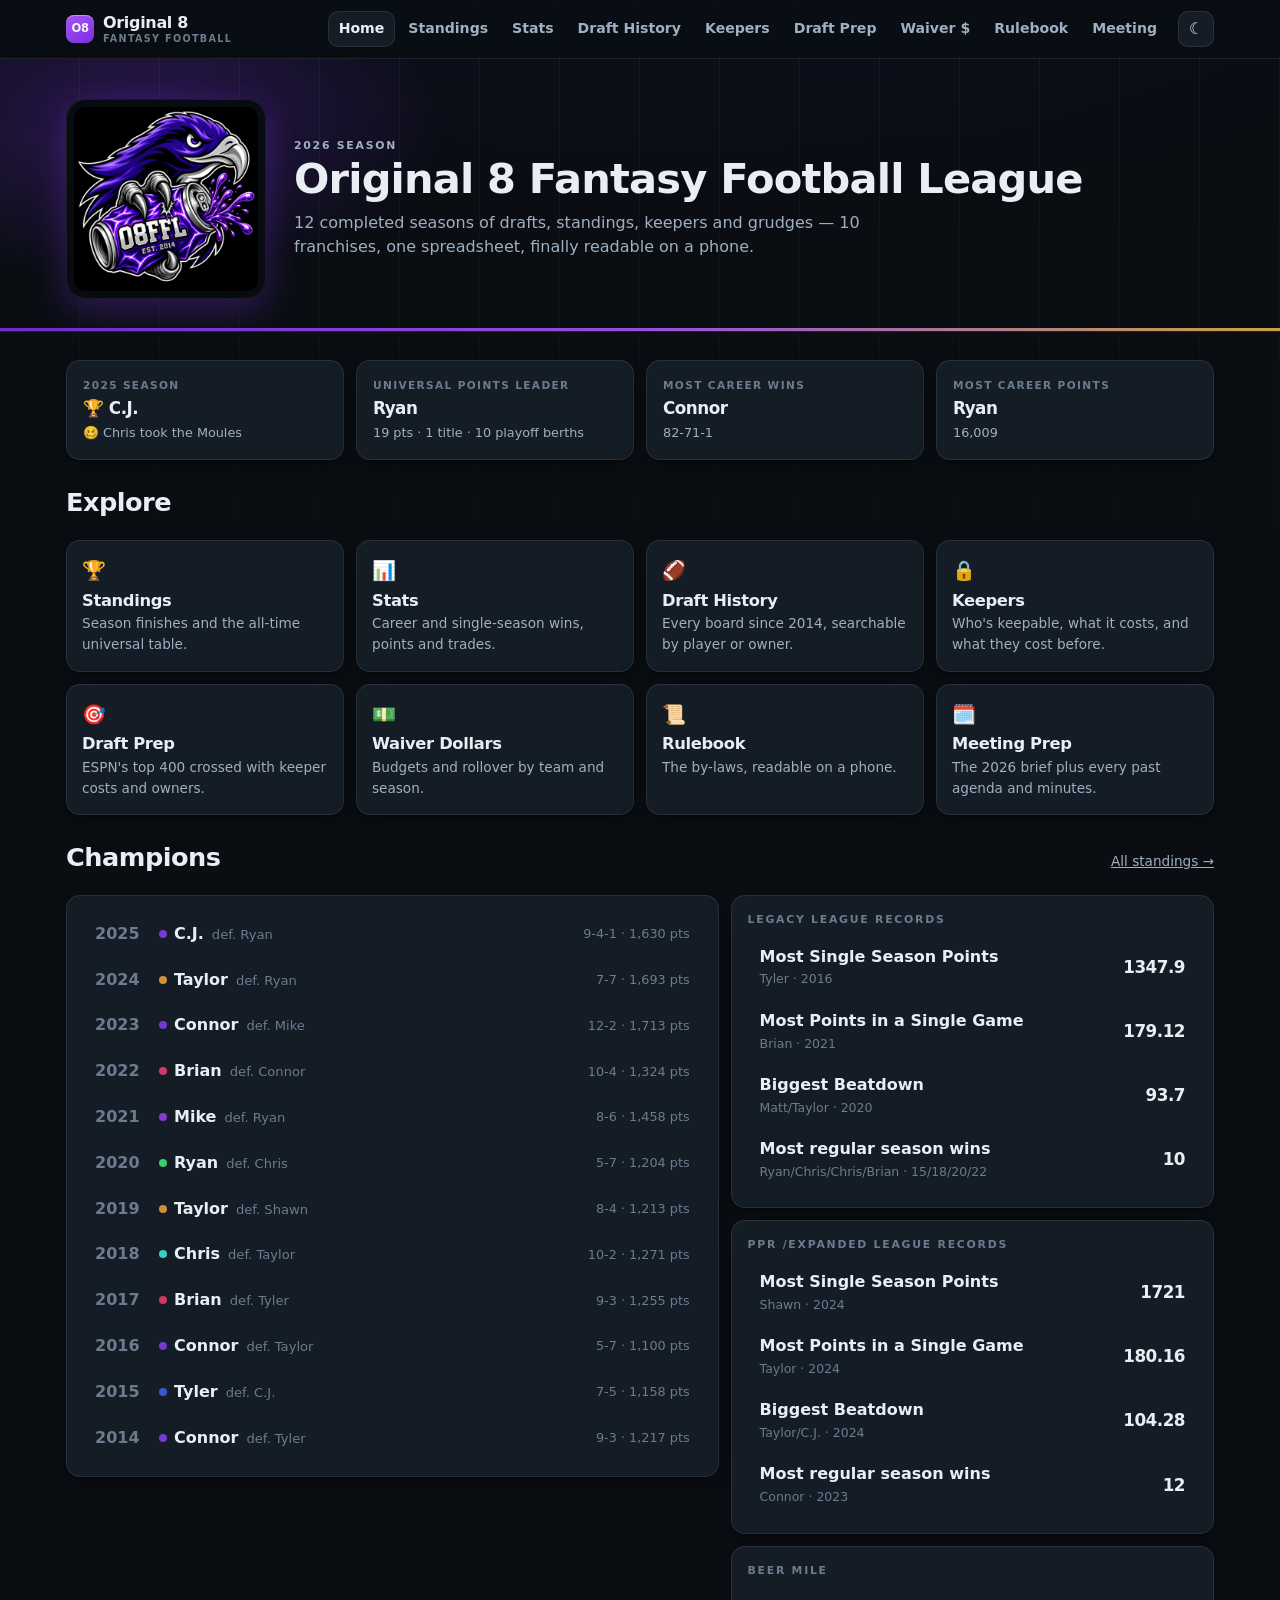
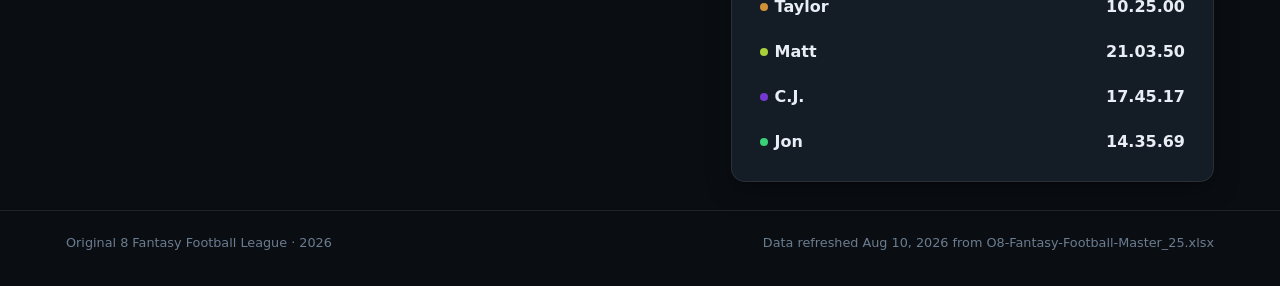
<file: index.html>
<!doctype html>
<html lang="en" data-theme="dark">
<head>
<meta charset="utf-8">
<meta name="viewport" content="width=device-width, initial-scale=1, viewport-fit=cover">
<title>Original 8 Fantasy Football League</title>
<meta name="description" content="Draft history, standings, stats, keepers and the rulebook for the Original 8 Fantasy Football League.">
<meta name="theme-color" content="#0a0e13">
<link rel="icon" href="assets/img/favicon.svg?v=661bbeb4">
<link rel="apple-touch-icon" href="assets/img/apple-touch-icon.png?v=661bbeb4">
<link rel="stylesheet" href="assets/css/site.css?v=661bbeb4">
</head>
<body>

<header class="site-header">
  <div class="wrap">
    <a class="brand" href="index.html">
      <span class="brand-mark">O8</span>
      <span class="brand-text">Original 8<small>Fantasy Football</small></span>
    </a>
    <span class="header-spacer"></span>
    <nav class="site-nav" id="nav"></nav>
    <button class="icon-btn" id="themeToggle" type="button" aria-label="Toggle theme">☾</button>
    <button class="icon-btn nav-toggle" id="navToggle" type="button" aria-expanded="false" aria-label="Menu">☰</button>
  </div>
</header>

<section class="hero">
  <div class="wrap hero-inner">
    <!-- Hidden until the crest actually loads, so a missing file is invisible rather than broken. -->
    <img class="hero-logo" id="heroLogo" src="assets/img/logo.png?v=661bbeb4" alt="Original 8 Fantasy Football League crest"
         hidden onload="this.hidden=false" onerror="this.remove()">
    <div class="hero-copy">
      <p class="eyebrow" id="heroSeason">Season</p>
      <h1>Original 8 Fantasy Football League</h1>
      <p id="heroBlurb">Eleven seasons of drafts, standings, keepers and grudges — all in one place.</p>
    </div>
  </div>
</section>

<main class="wrap">
  <div id="snapshot" class="section"></div>

  <section class="section">
    <div class="section-head"><h2>Explore</h2></div>
    <div class="grid grid-tiles">
      <a class="tile" href="standings.html"><span class="t-icon">🏆</span><h3>Standings</h3><p>Season finishes and the all-time universal table.</p></a>
      <a class="tile" href="stats.html"><span class="t-icon">📊</span><h3>Stats</h3><p>Career and single-season wins, points and trades.</p></a>
      <a class="tile" href="draft.html"><span class="t-icon">🏈</span><h3>Draft History</h3><p>Every board since 2014, searchable by player or owner.</p></a>
      <a class="tile" href="keepers.html"><span class="t-icon">🔒</span><h3>Keepers</h3><p>Who's keepable, what it costs, and what they cost before.</p></a>
      <a class="tile" href="draftprep.html"><span class="t-icon">🎯</span><h3>Draft Prep</h3><p>ESPN's top 400 crossed with keeper costs and owners.</p></a>
      <a class="tile" href="waivers.html"><span class="t-icon">💵</span><h3>Waiver Dollars</h3><p>Budgets and rollover by team and season.</p></a>
      <a class="tile" href="rulebook.html"><span class="t-icon">📜</span><h3>Rulebook</h3><p>The by-laws, readable on a phone.</p></a>
      <a class="tile" href="meeting.html"><span class="t-icon">🗓️</span><h3>Meeting Prep</h3><p>The 2026 brief plus every past agenda and minutes.</p></a>
    </div>
  </section>

  <section class="section">
    <div class="section-head">
      <h2>Champions</h2>
      <a href="standings.html" style="font-size:.85rem;color:var(--text-dim)">All standings →</a>
    </div>
    <div class="champs-layout">
      <div class="card" id="champions"><div class="loading">Loading…</div></div>
      <div id="records" class="grid"></div>
    </div>
  </section>
</main>

<footer class="site-footer">
  <div class="wrap">
    <span>Original 8 Fantasy Football League · <span id="footYear"></span></span>
    <span id="footStamp"></span>
  </div>
</footer>

<script type="module" src="assets/js/page-home.js?v=661bbeb4"></script>
</body>
</html>
</file>
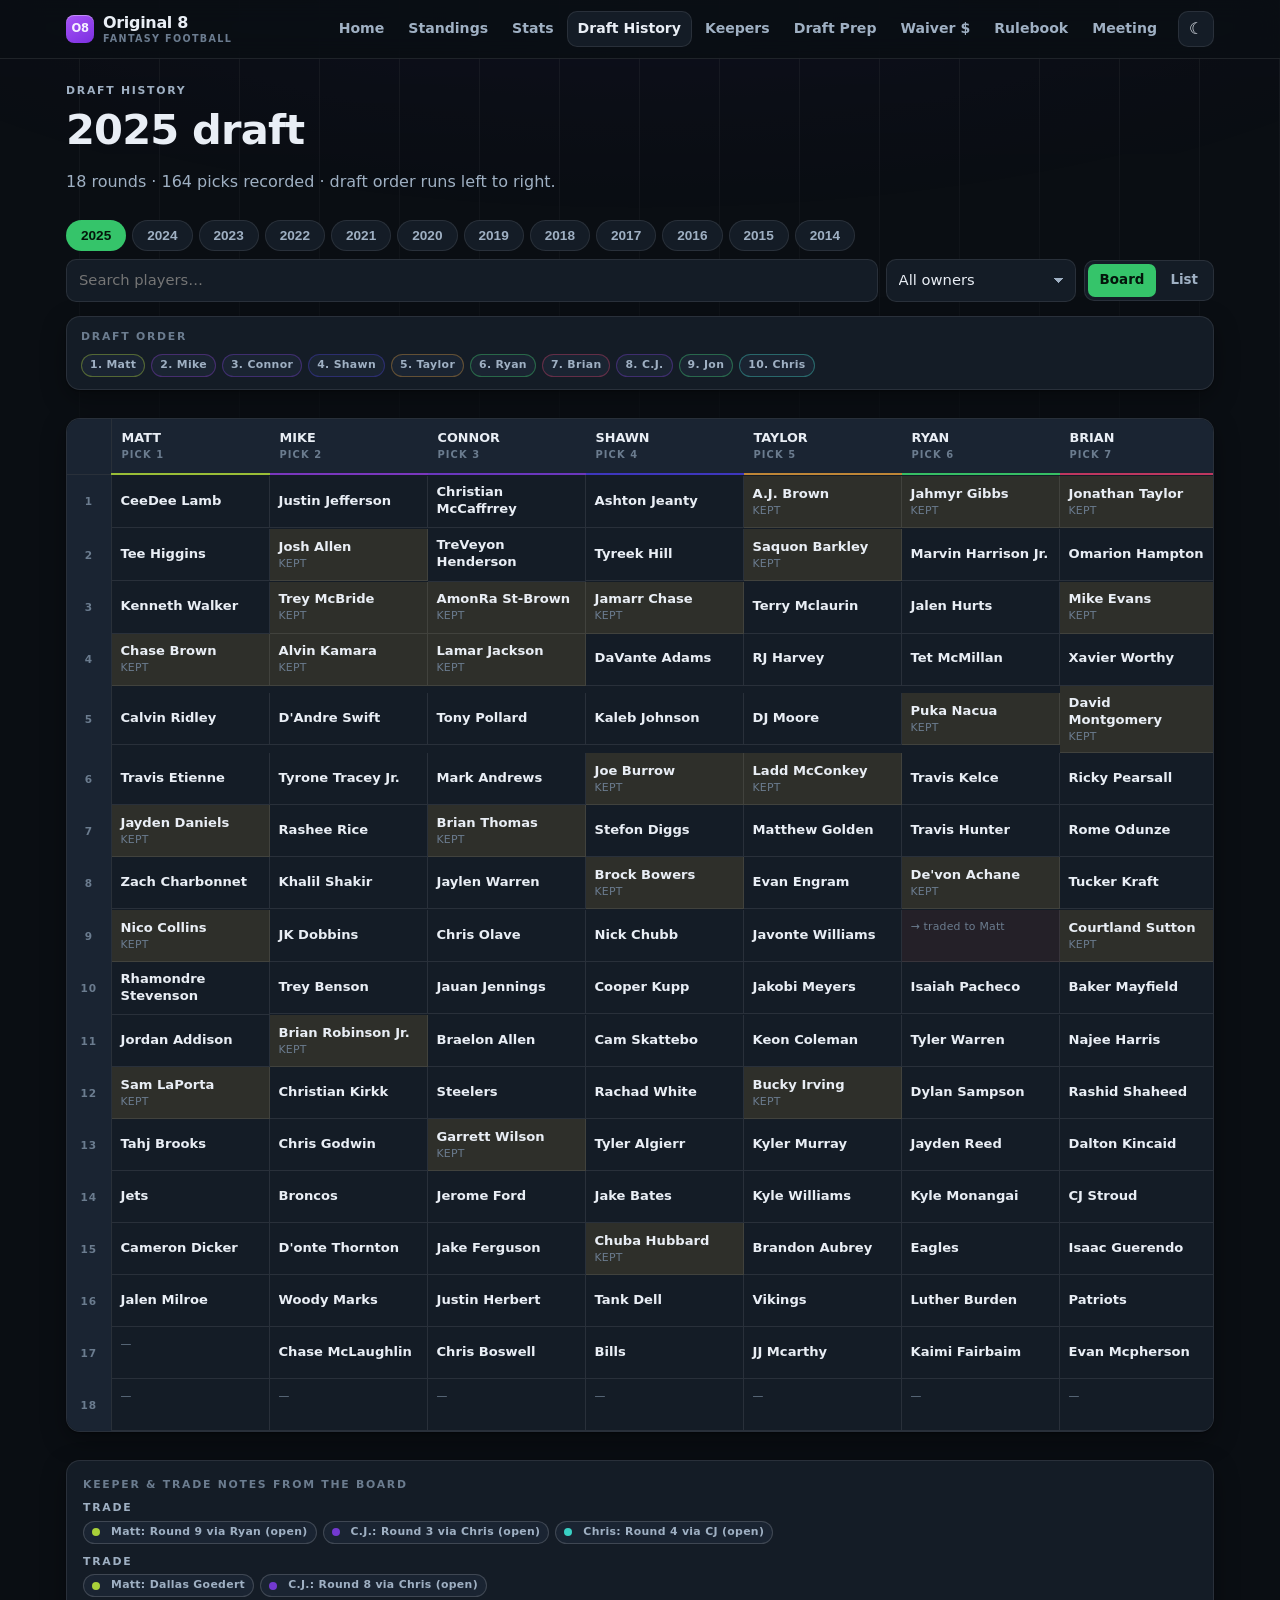
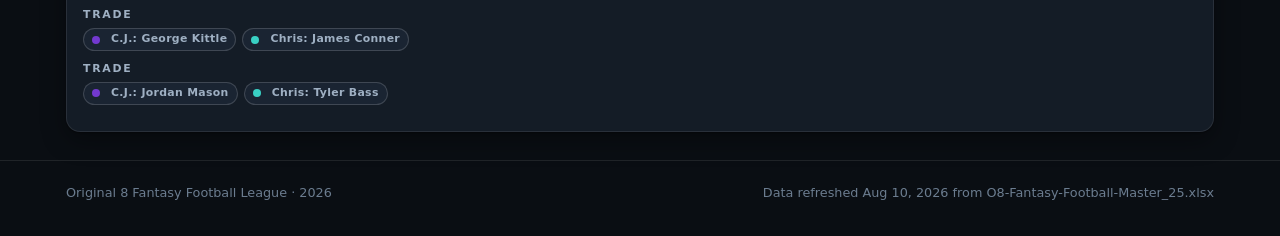
<file: draft.html>
<!doctype html>
<html lang="en" data-theme="dark">
<head>
<meta charset="utf-8">
<meta name="viewport" content="width=device-width, initial-scale=1, viewport-fit=cover">
<title>Draft History · O8FFL</title>
<meta name="description" content="Every O8FFL draft board, searchable by player and owner.">
<meta name="theme-color" content="#0a0e13">
<link rel="icon" href="assets/img/favicon.svg?v=661bbeb4">
<link rel="apple-touch-icon" href="assets/img/apple-touch-icon.png?v=661bbeb4">
<link rel="stylesheet" href="assets/css/site.css?v=661bbeb4">
</head>
<body>

<header class="site-header">
  <div class="wrap">
    <a class="brand" href="index.html">
      <span class="brand-mark">O8</span>
      <span class="brand-text">Original 8<small>Fantasy Football</small></span>
    </a>
    <span class="header-spacer"></span>
    <nav class="site-nav" id="nav"></nav>
    <button class="icon-btn" id="themeToggle" type="button" aria-label="Toggle theme">☾</button>
    <button class="icon-btn nav-toggle" id="navToggle" type="button" aria-expanded="false" aria-label="Menu">☰</button>
  </div>
</header>

<div class="wrap page-head">
  <p class="eyebrow">Draft history</p>
  <h1 id="draftTitle">Draft boards</h1>
  <p id="draftSub">Pick a season, then search for a player or filter to one owner. Tap any pick for that player's full draft history.</p>
</div>

<main class="wrap">
  <div class="pill-row" id="yearPills"></div>

  <div class="toolbar">
    <div class="field"><input id="search" type="search" placeholder="Search players…" autocomplete="off" spellcheck="false"></div>
    <select class="input" id="ownerFilter" style="flex:0 1 190px" aria-label="Filter by owner"><option value="">All owners</option></select>
    <div class="seg" role="group" aria-label="View">
      <button id="viewBoard" class="active" type="button">Board</button>
      <button id="viewList" type="button">List</button>
    </div>
  </div>

  <div id="draftMeta" class="section" style="margin-top:0"></div>
  <div id="draftView"><div class="loading">Loading draft…</div></div>
  <div id="draftNotes" class="section"></div>
</main>

<footer class="site-footer">
  <div class="wrap">
    <span>Original 8 Fantasy Football League · <span id="footYear"></span></span>
    <span id="footStamp"></span>
  </div>
</footer>

<script type="module" src="assets/js/page-draft.js?v=661bbeb4"></script>
</body>
</html>
</file>
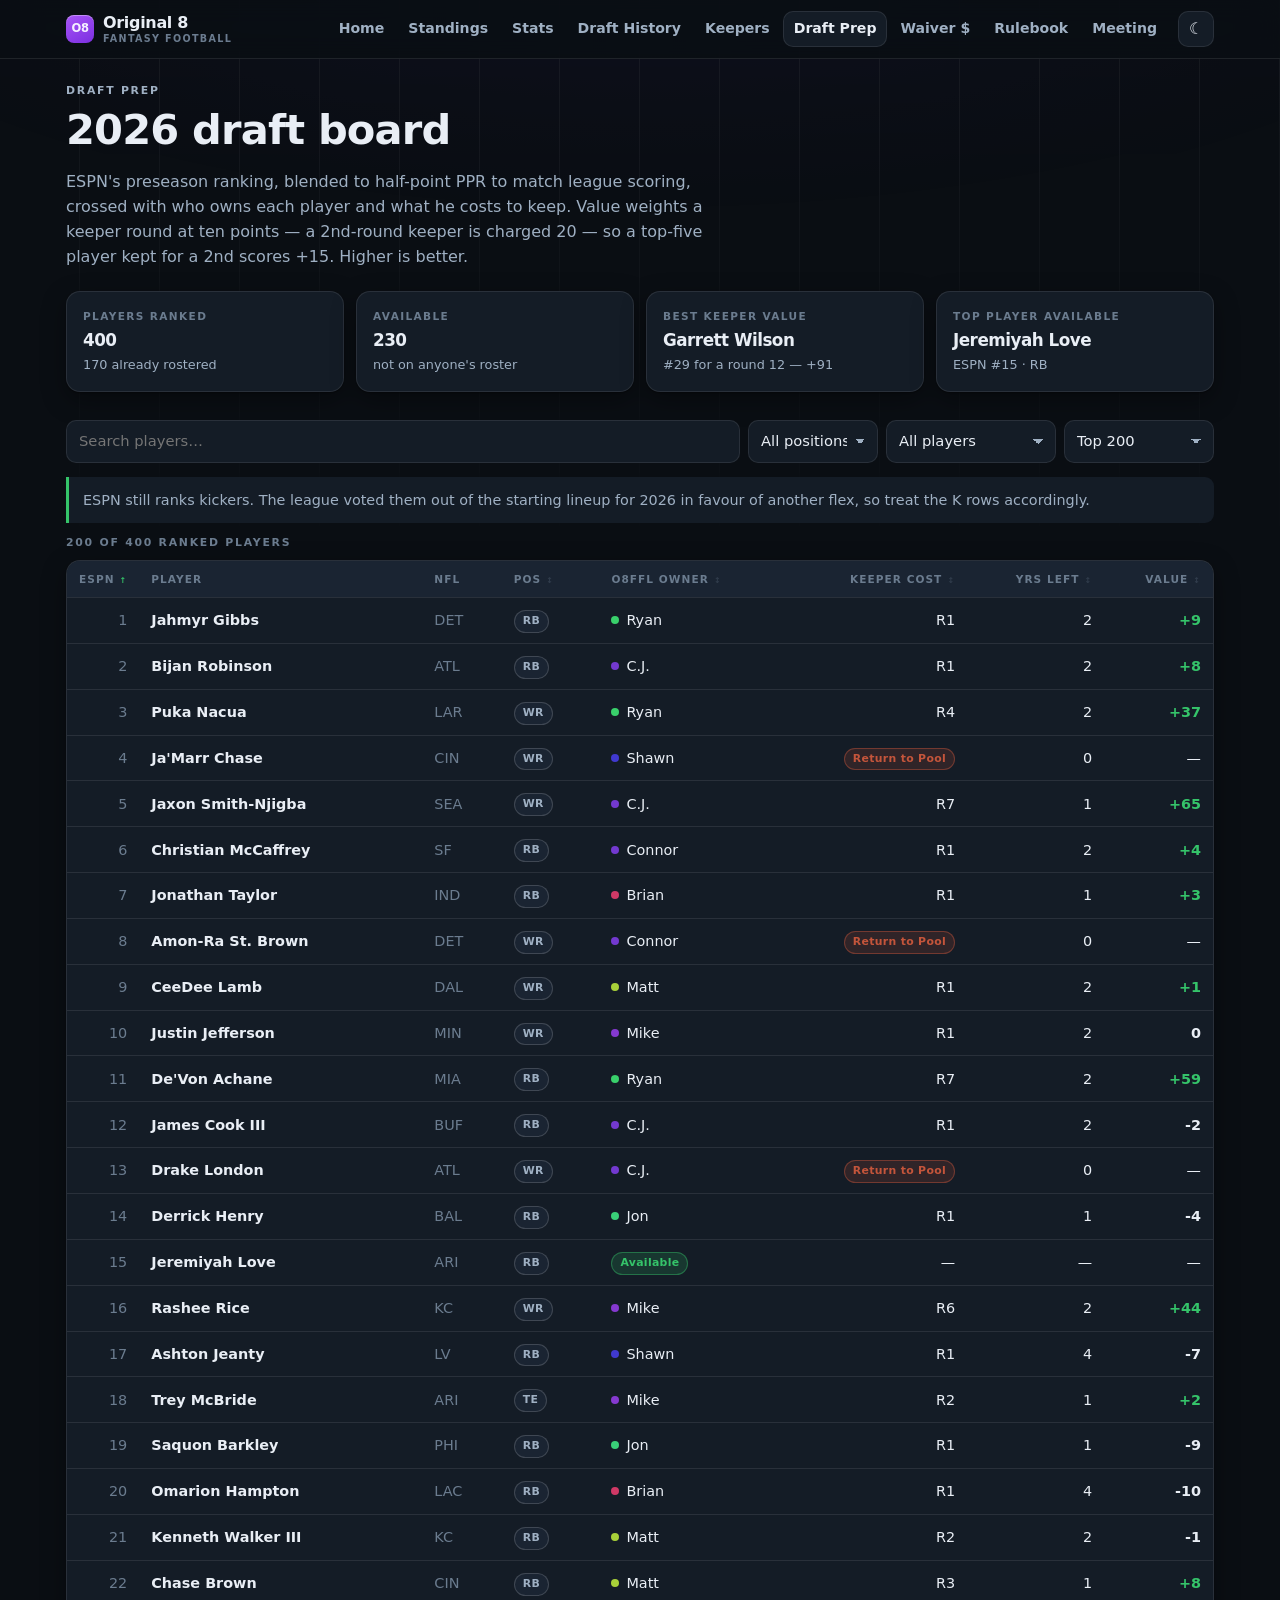
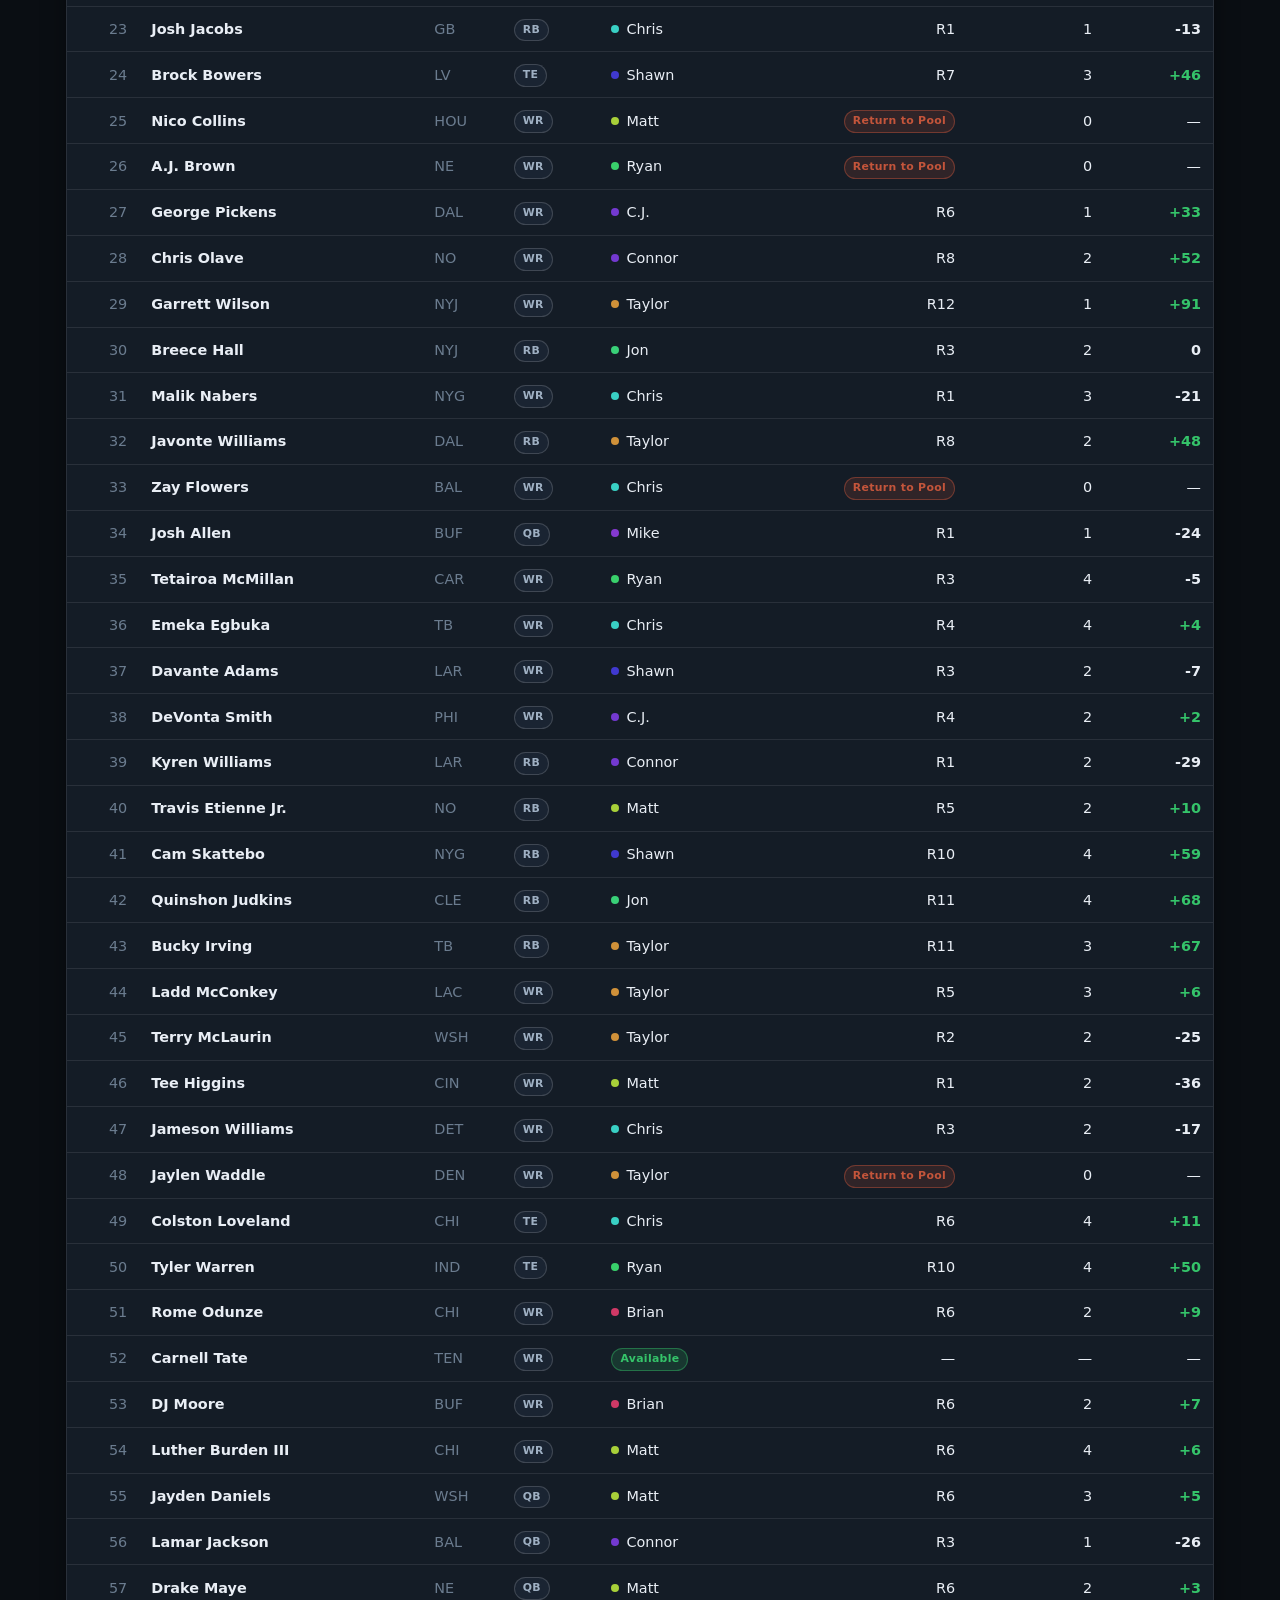
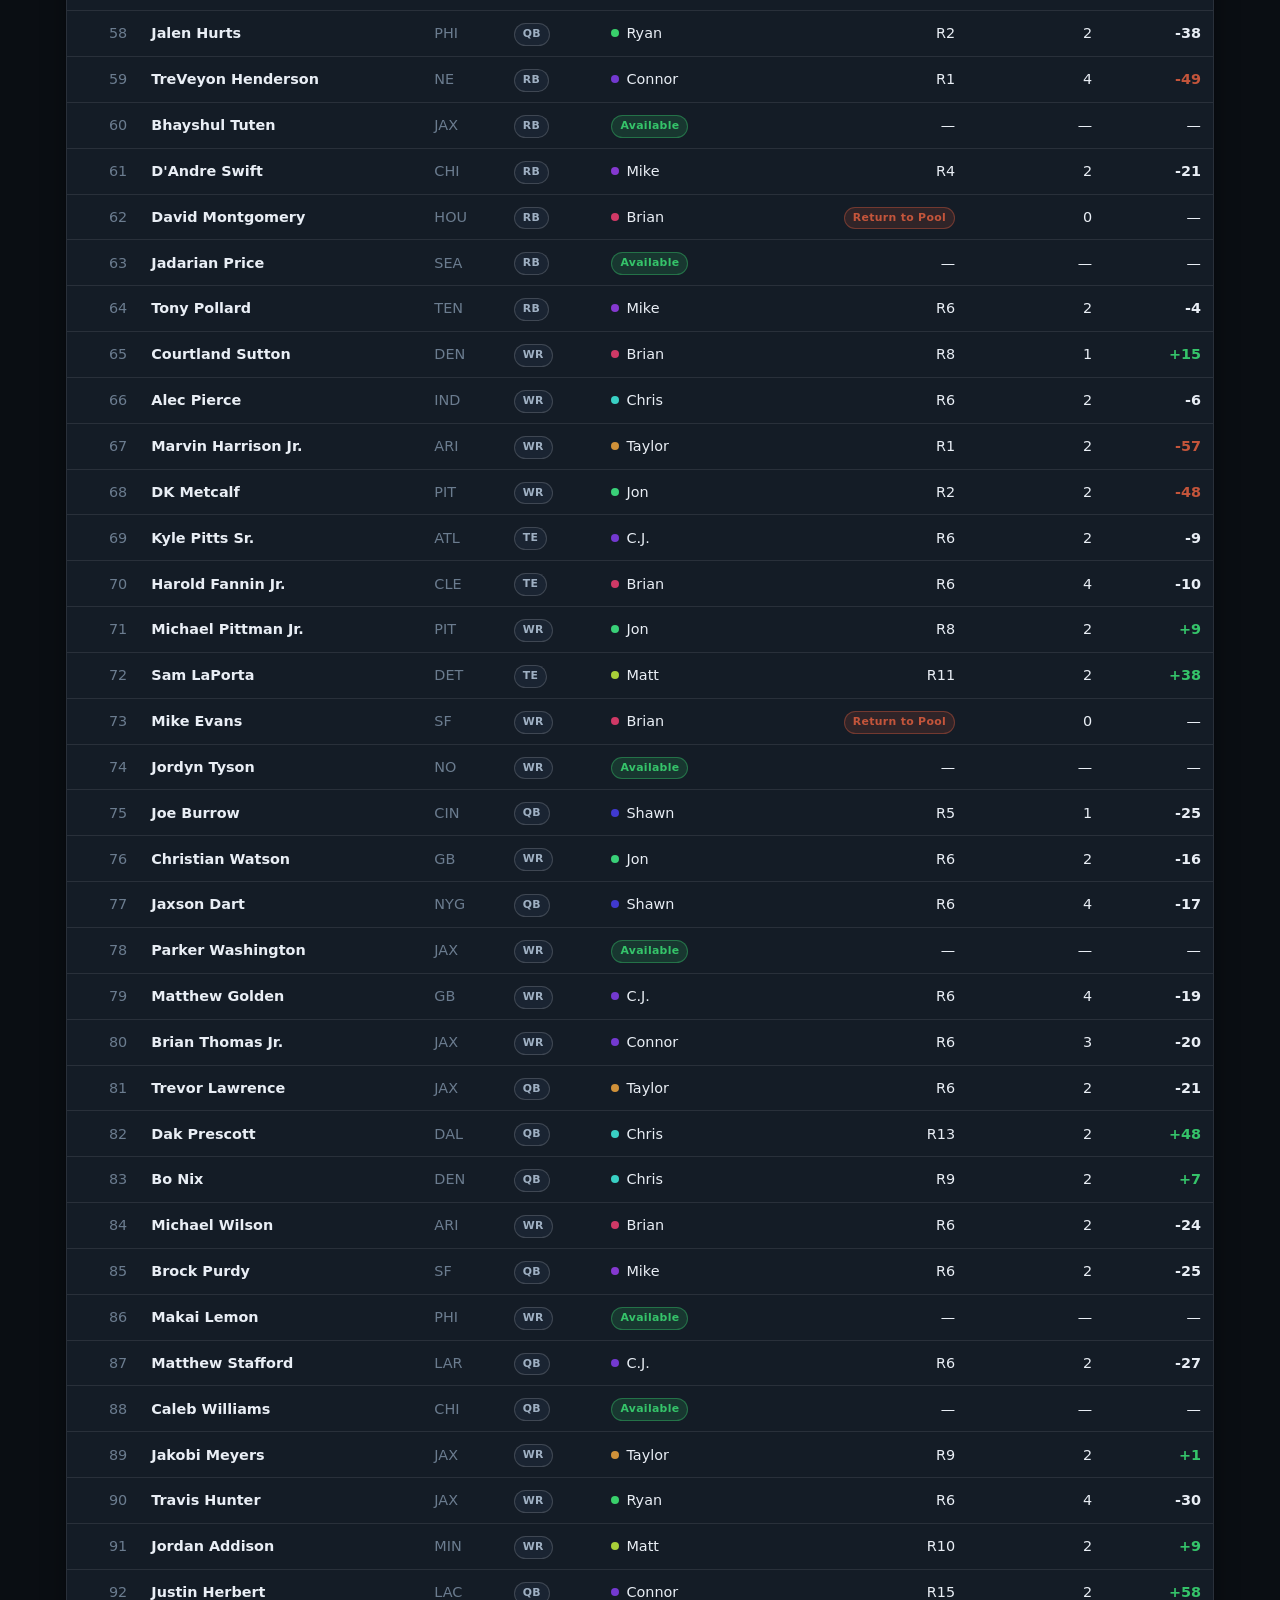
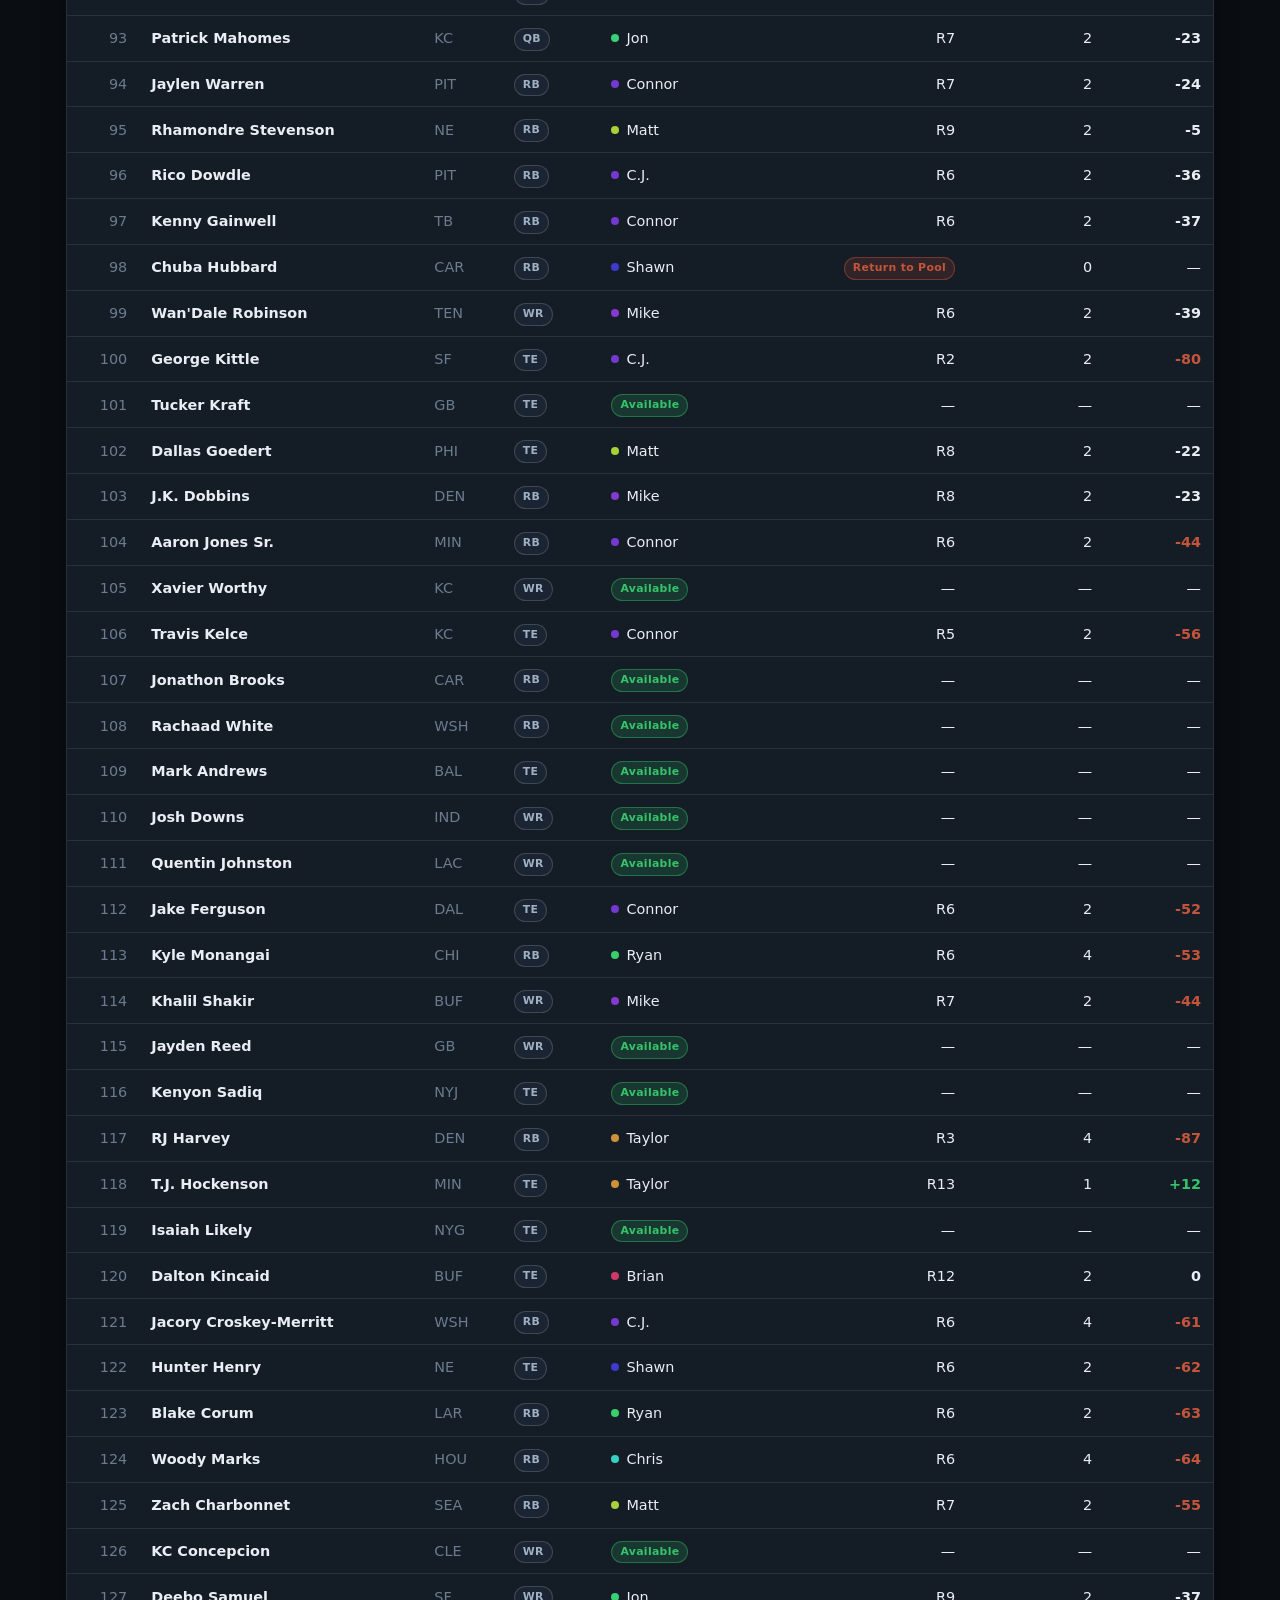
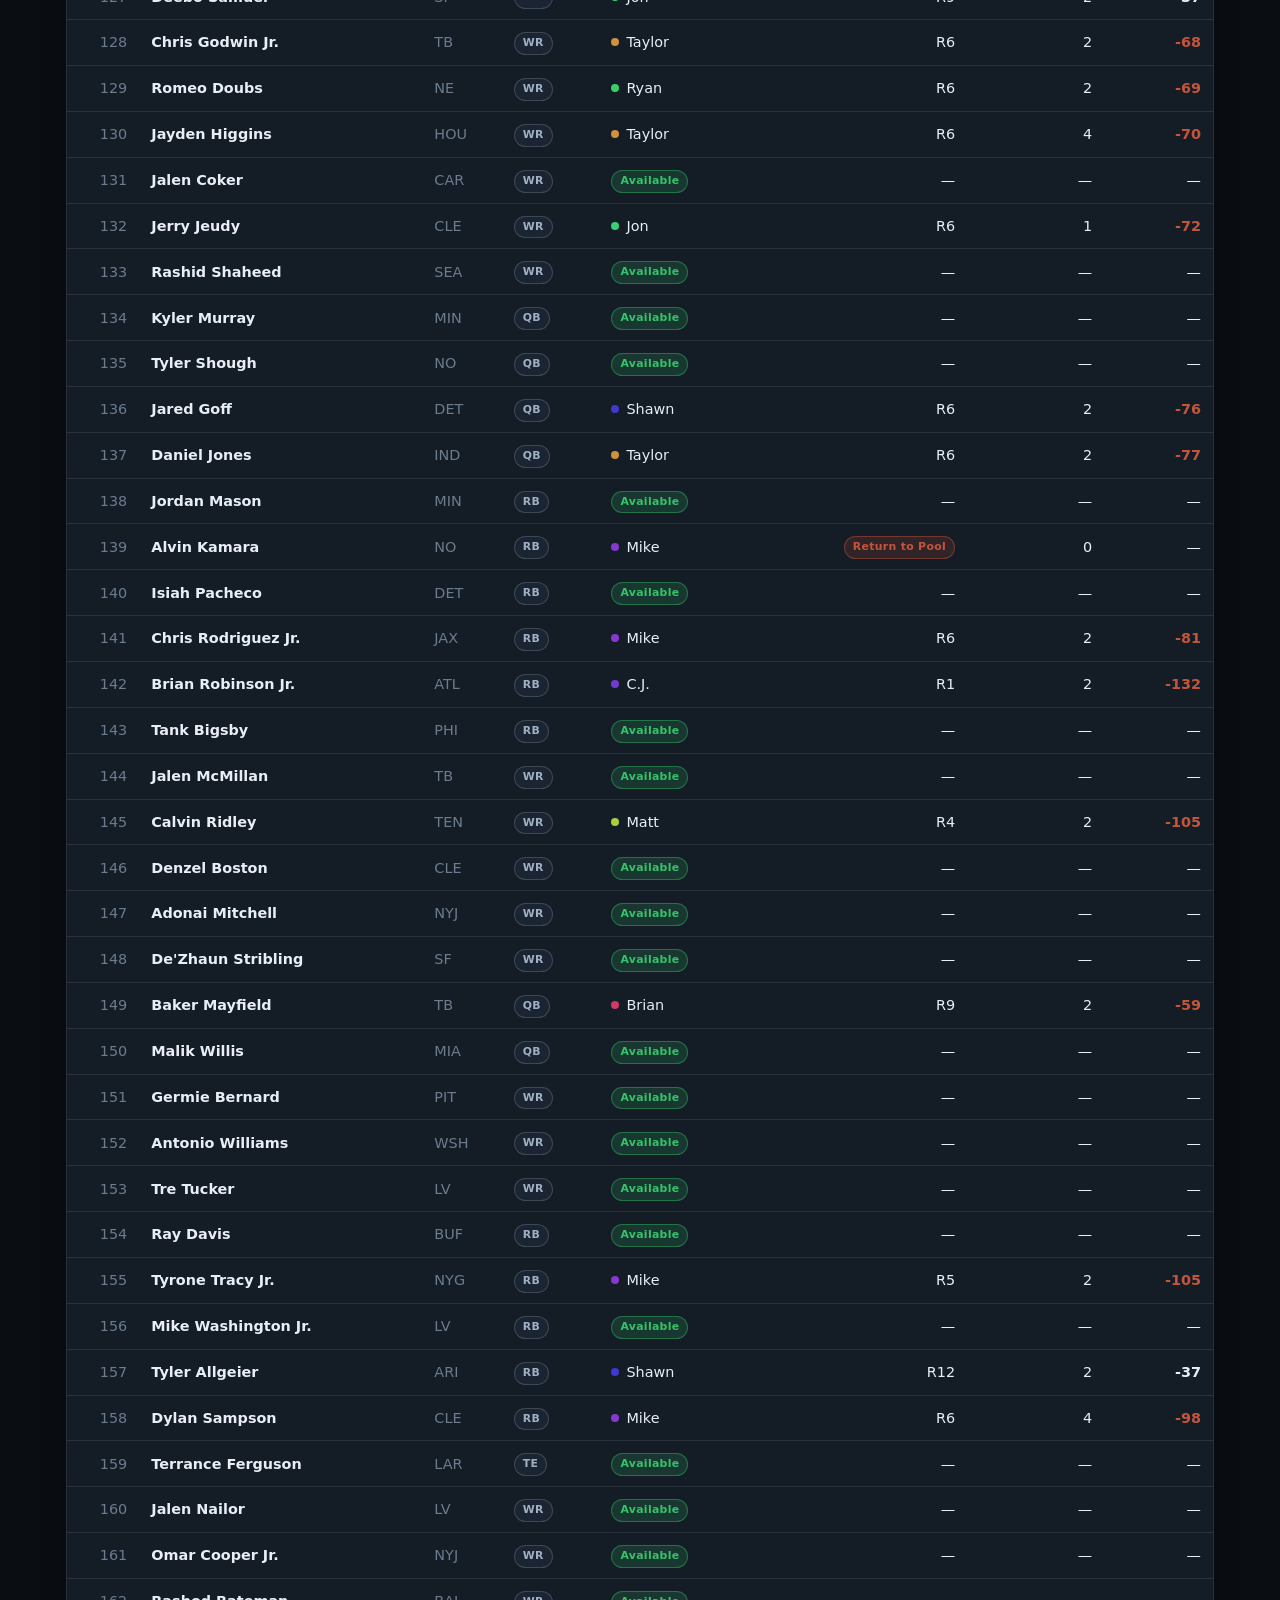
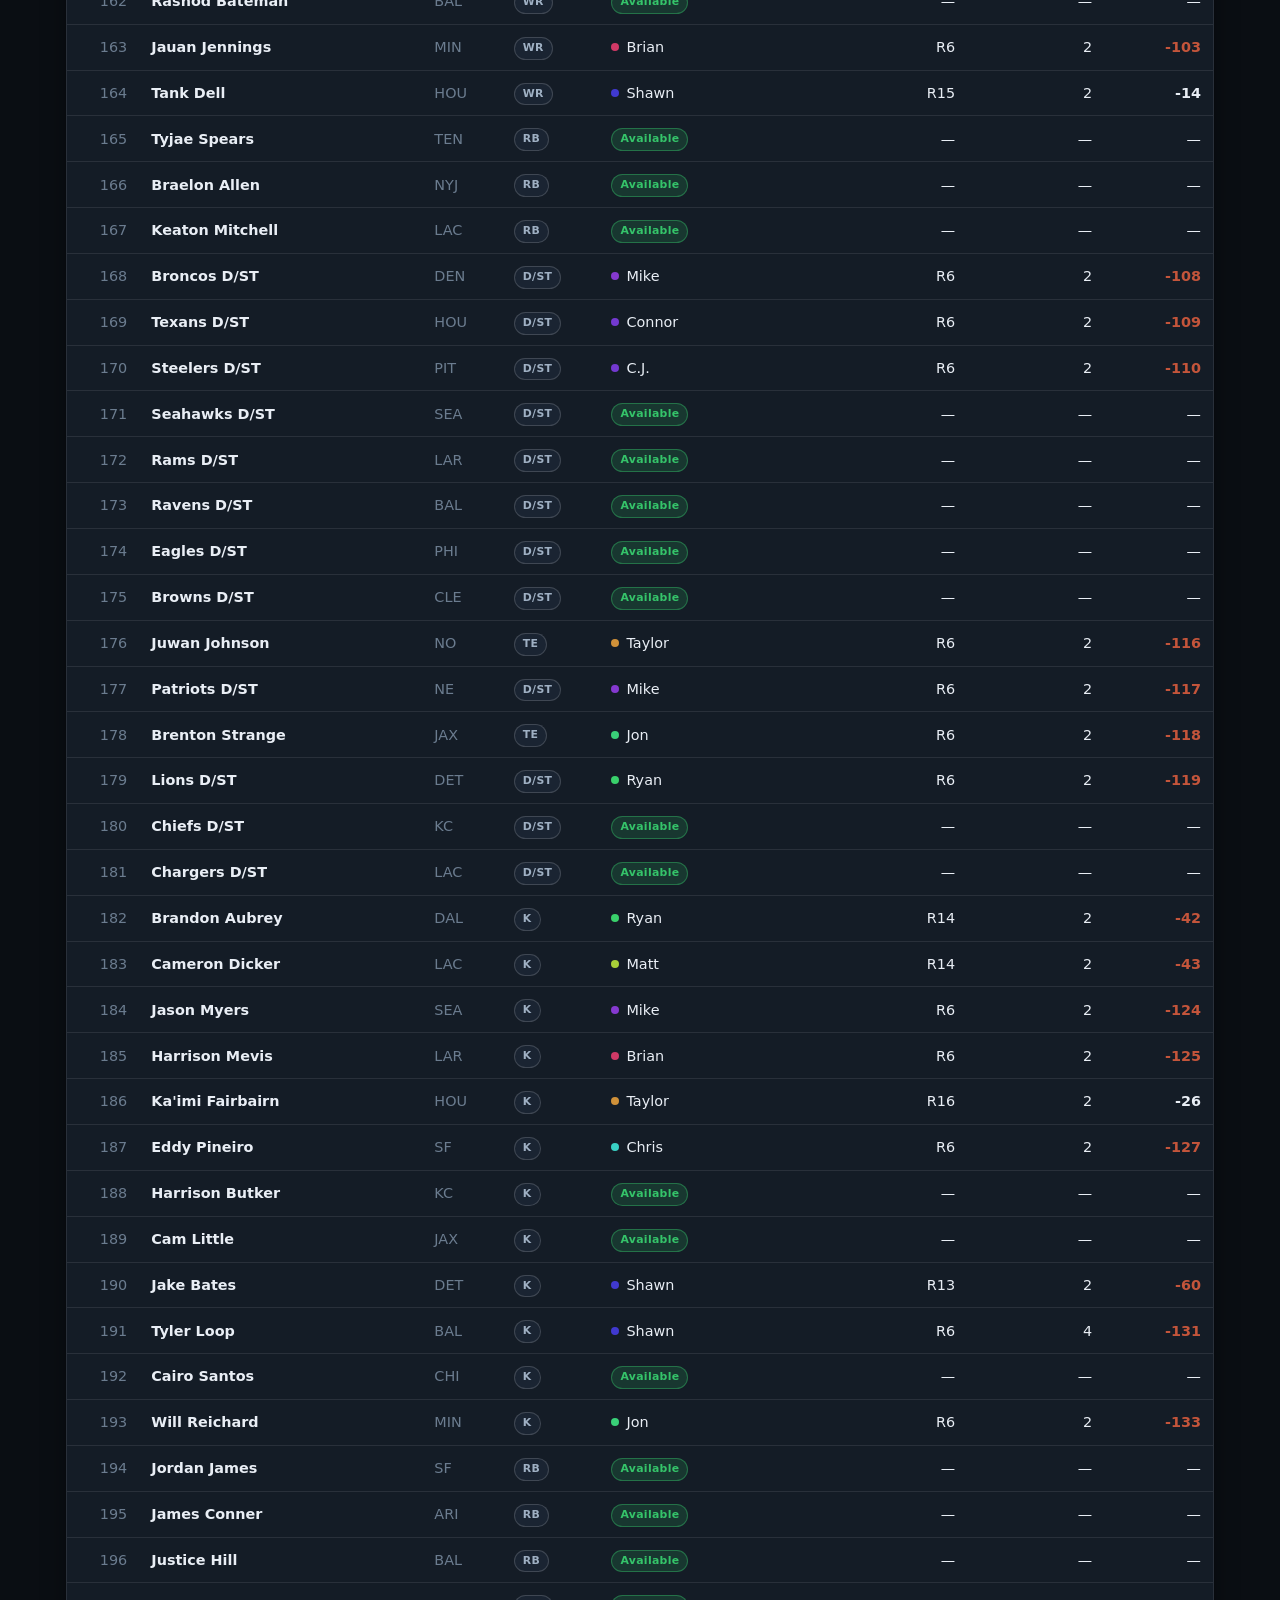
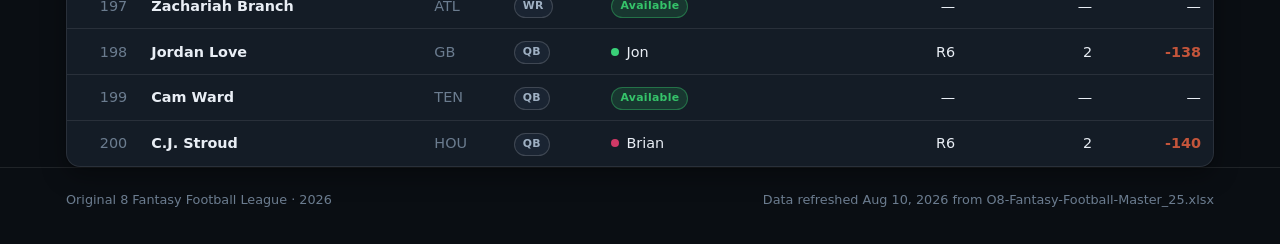
<file: draftprep.html>
<!doctype html>
<html lang="en" data-theme="dark">
<head>
<meta charset="utf-8">
<meta name="viewport" content="width=device-width, initial-scale=1, viewport-fit=cover">
<title>Draft Prep · O8FFL</title>
<meta name="description" content="ESPN top-400 rankings crossed with O8FFL keeper costs for the 2026 draft.">
<meta name="theme-color" content="#0a0e13">
<link rel="icon" href="assets/img/favicon.svg?v=661bbeb4">
<link rel="apple-touch-icon" href="assets/img/apple-touch-icon.png?v=661bbeb4">
<link rel="stylesheet" href="assets/css/site.css?v=661bbeb4">
</head>
<body>

<header class="site-header">
  <div class="wrap">
    <a class="brand" href="index.html">
      <span class="brand-mark">O8</span>
      <span class="brand-text">Original 8<small>Fantasy Football</small></span>
    </a>
    <span class="header-spacer"></span>
    <nav class="site-nav" id="nav"></nav>
    <button class="icon-btn" id="themeToggle" type="button" aria-label="Toggle theme">☾</button>
    <button class="icon-btn nav-toggle" id="navToggle" type="button" aria-expanded="false" aria-label="Menu">☰</button>
  </div>
</header>

<div class="wrap page-head">
  <p class="eyebrow">Draft prep</p>
  <h1 id="prepTitle">2026 draft board</h1>
  <p id="prepSub">ESPN's preseason rankings crossed with who owns each player and what he costs to keep.</p>
</div>

<main class="wrap">
  <div id="prepSummary" class="section" style="margin-top:0"></div>

  <div class="toolbar">
    <div class="field"><input id="search" type="search" placeholder="Search players…" autocomplete="off" spellcheck="false"></div>
    <select class="input" id="posFilter" style="flex:0 1 130px" aria-label="Filter by position"><option value="">All positions</option></select>
    <select class="input" id="ownerFilter" style="flex:0 1 170px" aria-label="Filter by owner"><option value="">All players</option><option value="__free">Available only</option><option value="__owned">Rostered only</option></select>
    <select class="input" id="topFilter" style="flex:0 1 150px" aria-label="How many ranks">
      <option value="200">Top 200</option>
      <option value="300">Top 300</option>
      <option value="400">Top 400</option>
    </select>
  </div>

  <div id="prepTable"><div class="loading">Loading rankings…</div></div>
</main>

<footer class="site-footer">
  <div class="wrap">
    <span>Original 8 Fantasy Football League · <span id="footYear"></span></span>
    <span id="footStamp"></span>
  </div>
</footer>

<script type="module" src="assets/js/page-draftprep.js?v=661bbeb4"></script>
</body>
</html>
</file>
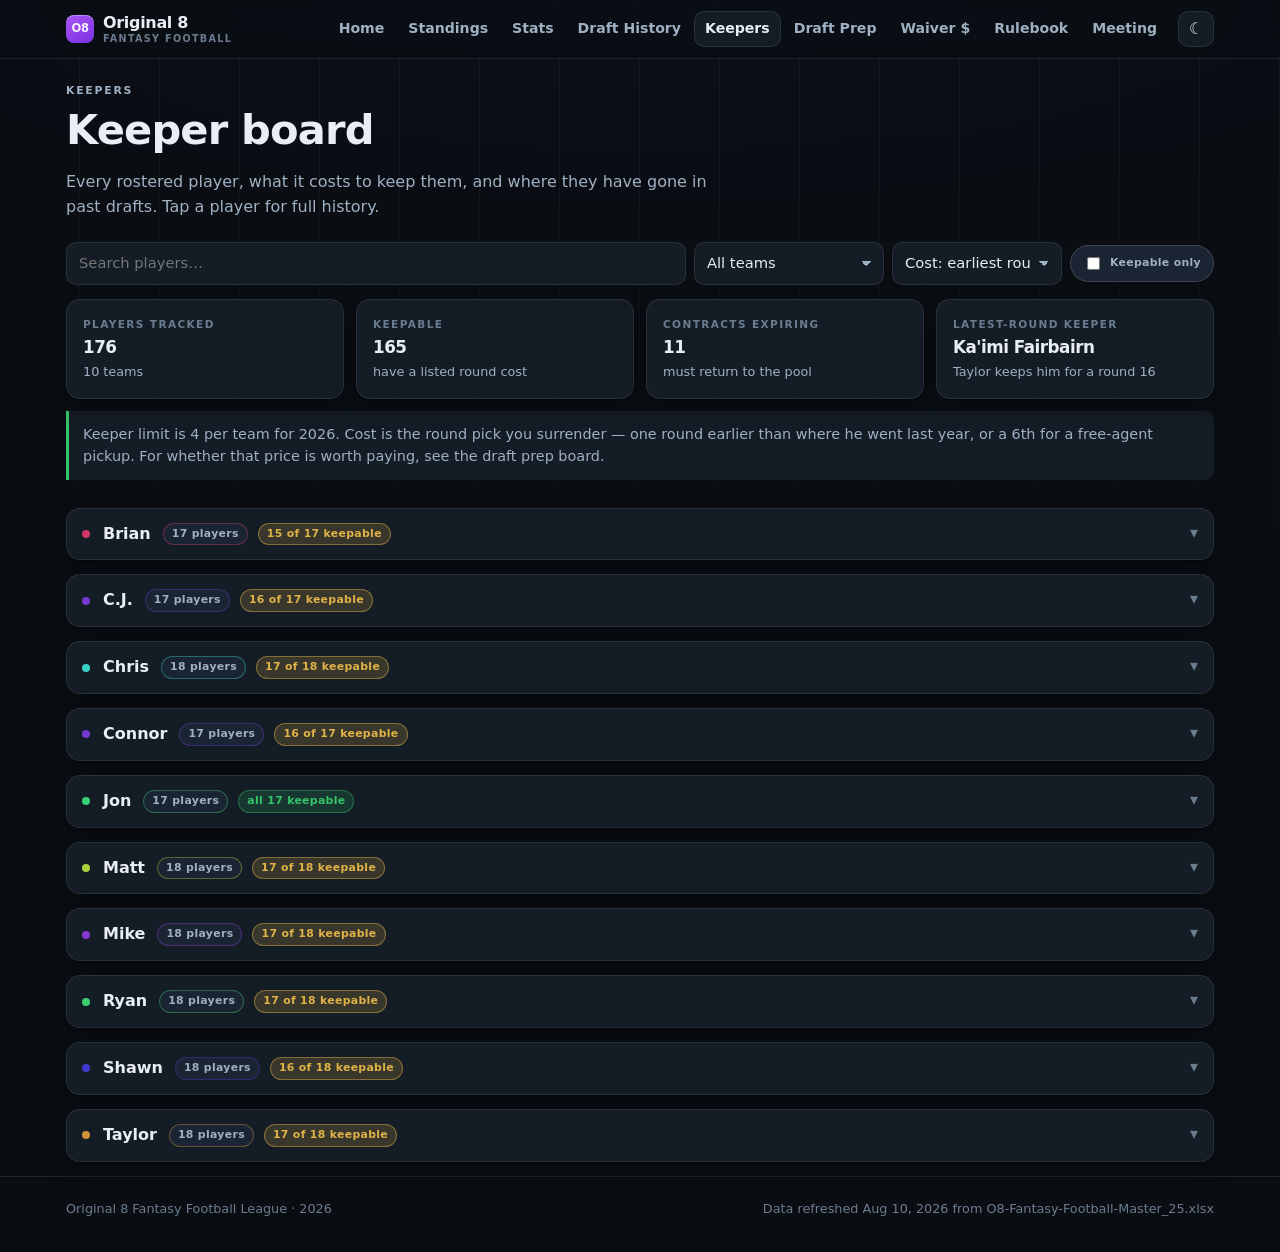
<file: keepers.html>
<!doctype html>
<html lang="en" data-theme="dark">
<head>
<meta charset="utf-8">
<meta name="viewport" content="width=device-width, initial-scale=1, viewport-fit=cover">
<title>Keepers · O8FFL</title>
<meta name="description" content="O8FFL keeper options by team with each player's draft round history.">
<meta name="theme-color" content="#0a0e13">
<link rel="icon" href="assets/img/favicon.svg?v=661bbeb4">
<link rel="apple-touch-icon" href="assets/img/apple-touch-icon.png?v=661bbeb4">
<link rel="stylesheet" href="assets/css/site.css?v=661bbeb4">
</head>
<body>

<header class="site-header">
  <div class="wrap">
    <a class="brand" href="index.html">
      <span class="brand-mark">O8</span>
      <span class="brand-text">Original 8<small>Fantasy Football</small></span>
    </a>
    <span class="header-spacer"></span>
    <nav class="site-nav" id="nav"></nav>
    <button class="icon-btn" id="themeToggle" type="button" aria-label="Toggle theme">☾</button>
    <button class="icon-btn nav-toggle" id="navToggle" type="button" aria-expanded="false" aria-label="Menu">☰</button>
  </div>
</header>

<div class="wrap page-head">
  <p class="eyebrow">Keepers</p>
  <h1>Keeper board</h1>
  <p>Every rostered player, what it costs to keep them, and where they have gone in past drafts. Tap a player for full history.</p>
</div>

<main class="wrap">
  <div class="toolbar">
    <div class="field"><input id="search" type="search" placeholder="Search players…" autocomplete="off" spellcheck="false"></div>
    <select class="input" id="ownerFilter" style="flex:0 1 190px" aria-label="Filter by owner"><option value="">All teams</option></select>
    <select class="input" id="sortBy" style="flex:0 1 170px" aria-label="Sort by">
      <option value="cost">Cost: earliest round first</option>
      <option value="cost-desc">Cost: latest round first</option>
      <option value="name">Player name</option>
      <option value="contract">Contract years left</option>
    </select>
    <label class="badge badge-plain" style="cursor:pointer;padding:8px 12px"><input type="checkbox" id="onlyEligible" style="margin-right:6px"> Keepable only</label>
  </div>
  <div id="keeperSummary" class="section" style="margin-top:0"></div>
  <div id="keeperView"><div class="loading">Loading…</div></div>
</main>

<footer class="site-footer">
  <div class="wrap">
    <span>Original 8 Fantasy Football League · <span id="footYear"></span></span>
    <span id="footStamp"></span>
  </div>
</footer>

<script type="module" src="assets/js/page-keepers.js?v=661bbeb4"></script>
</body>
</html>
</file>
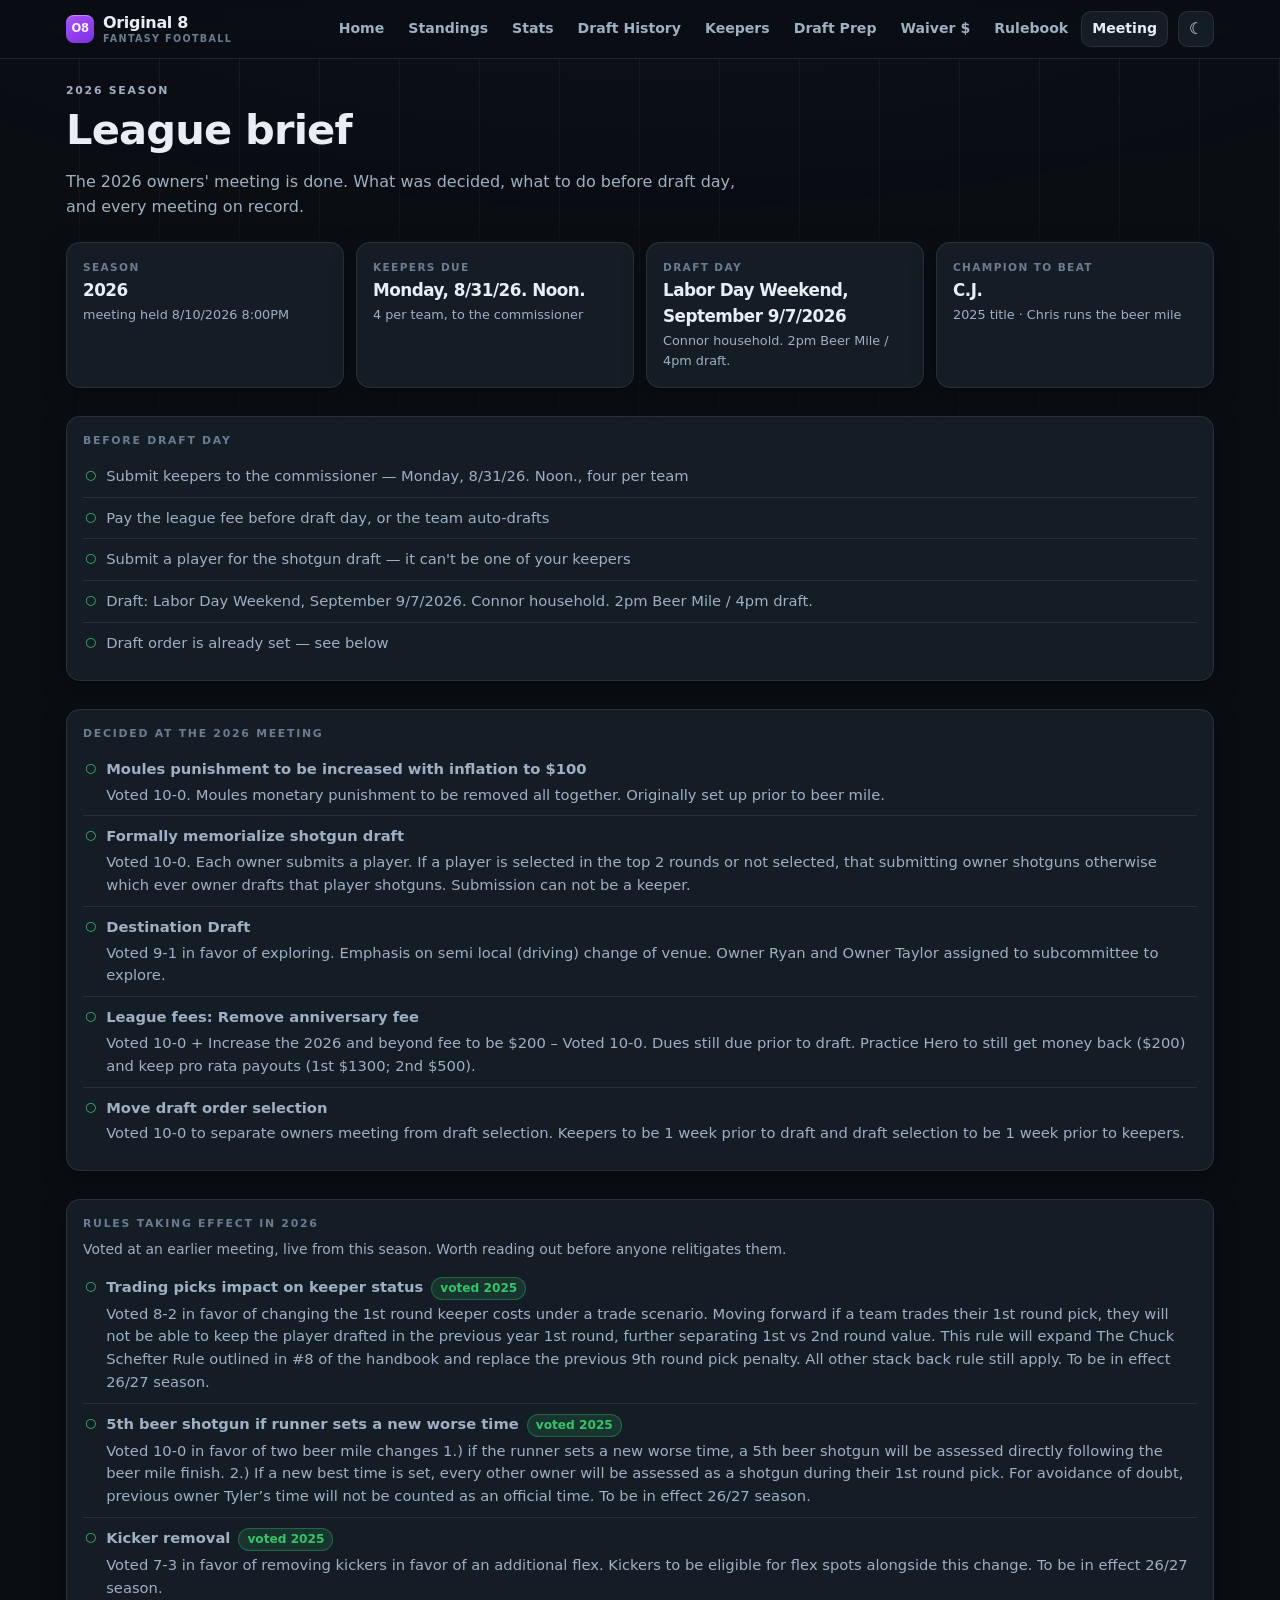
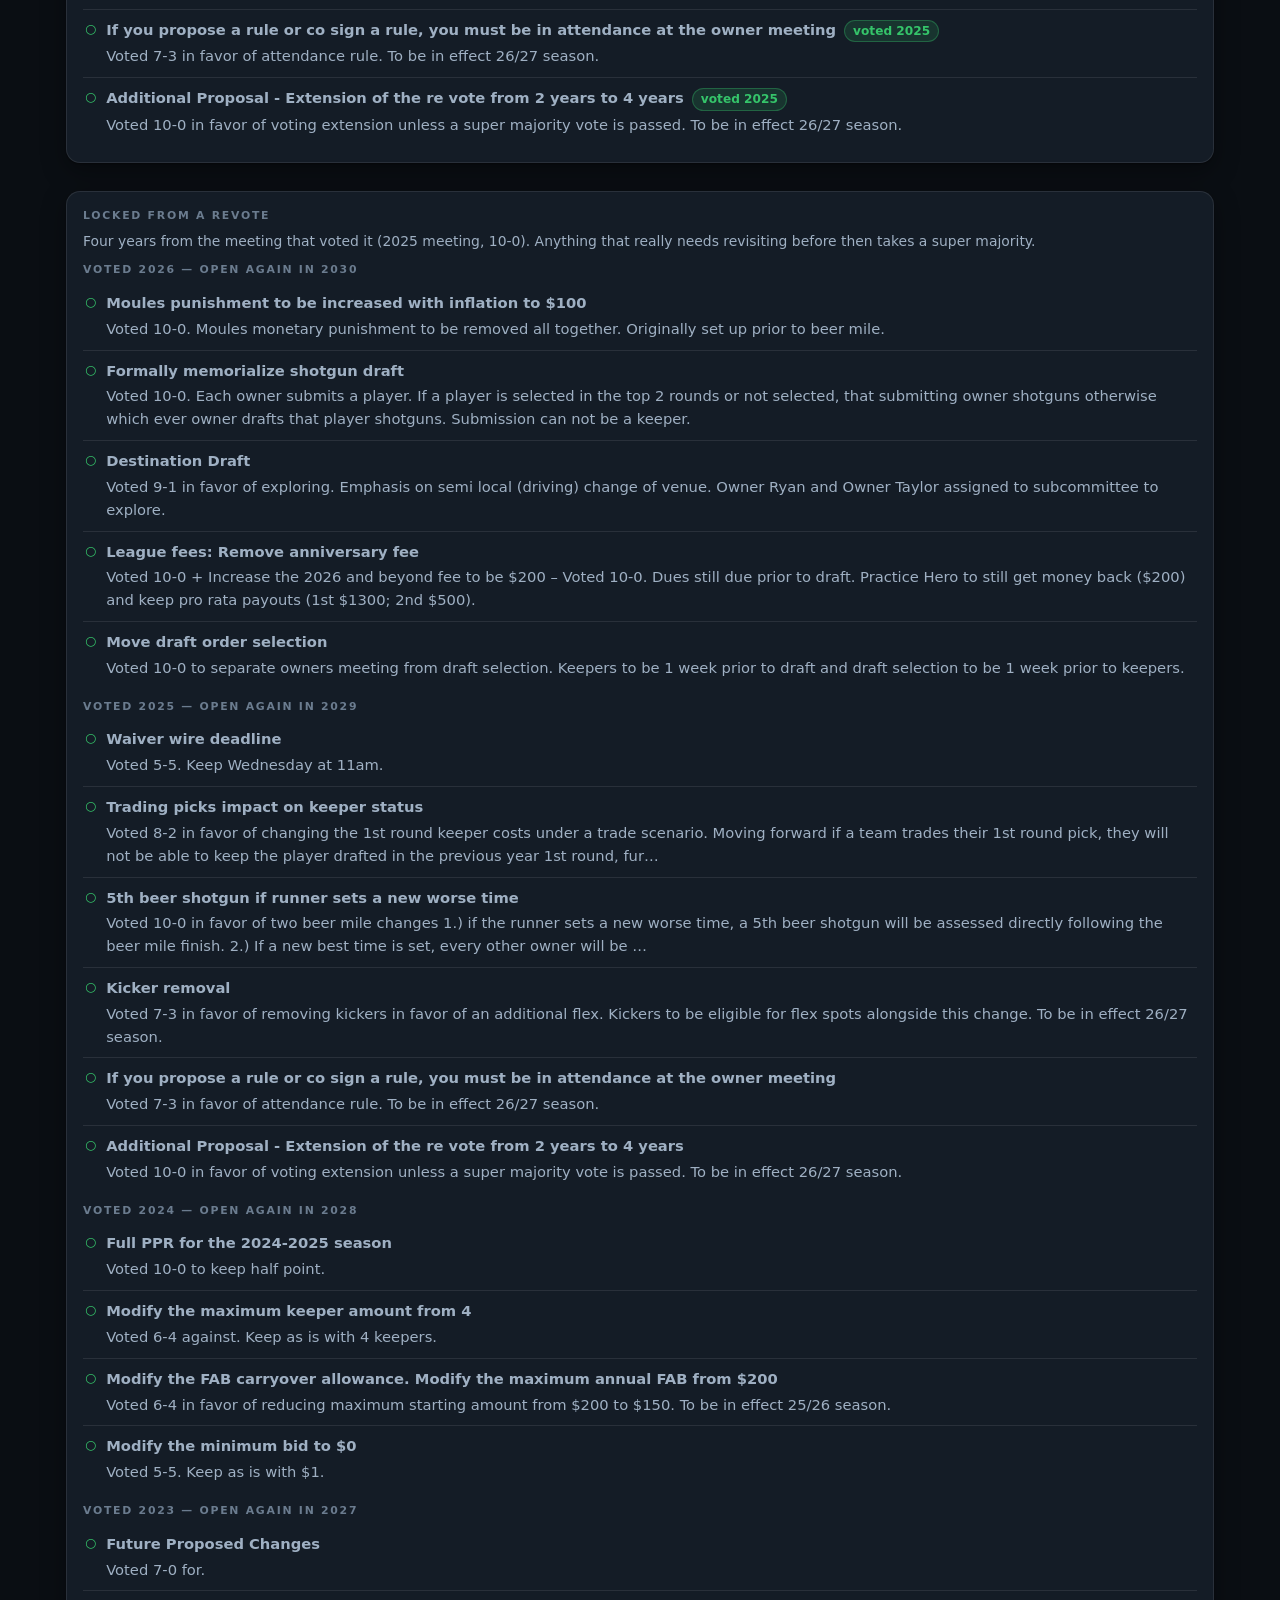
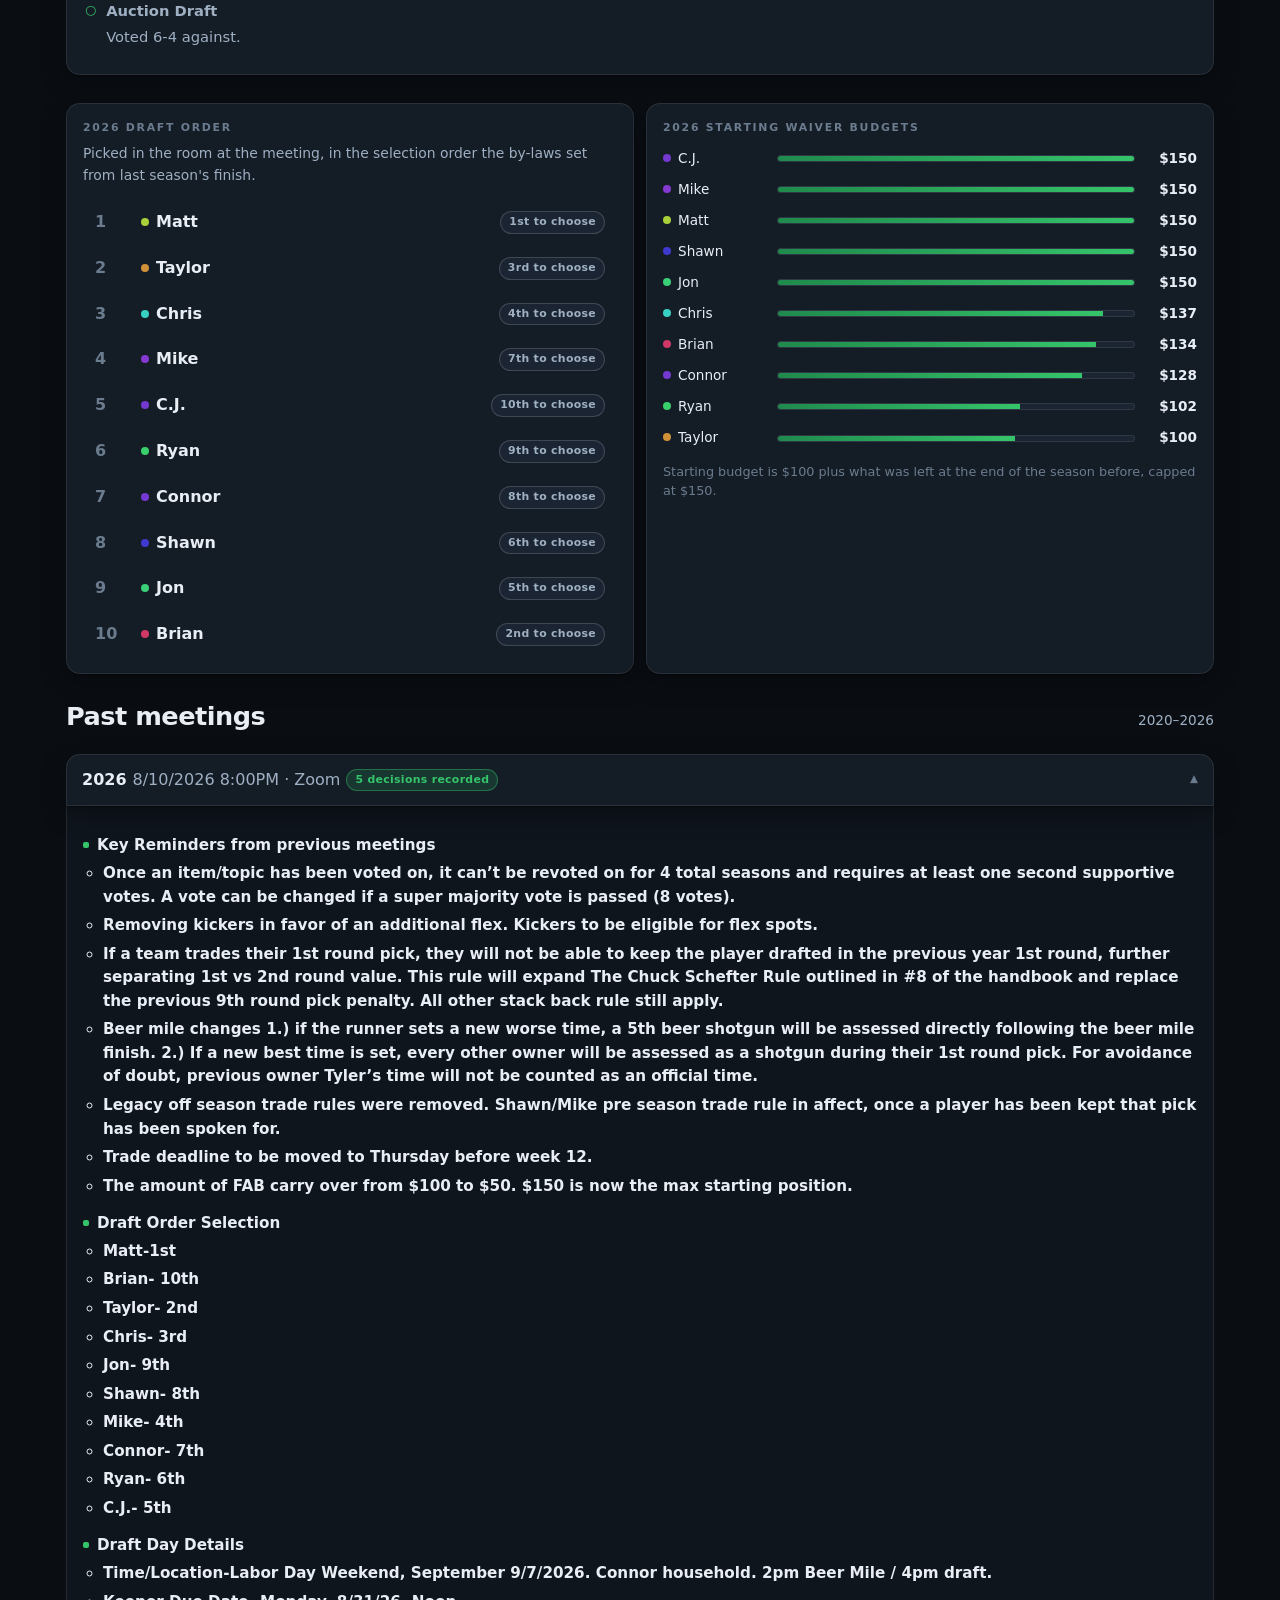
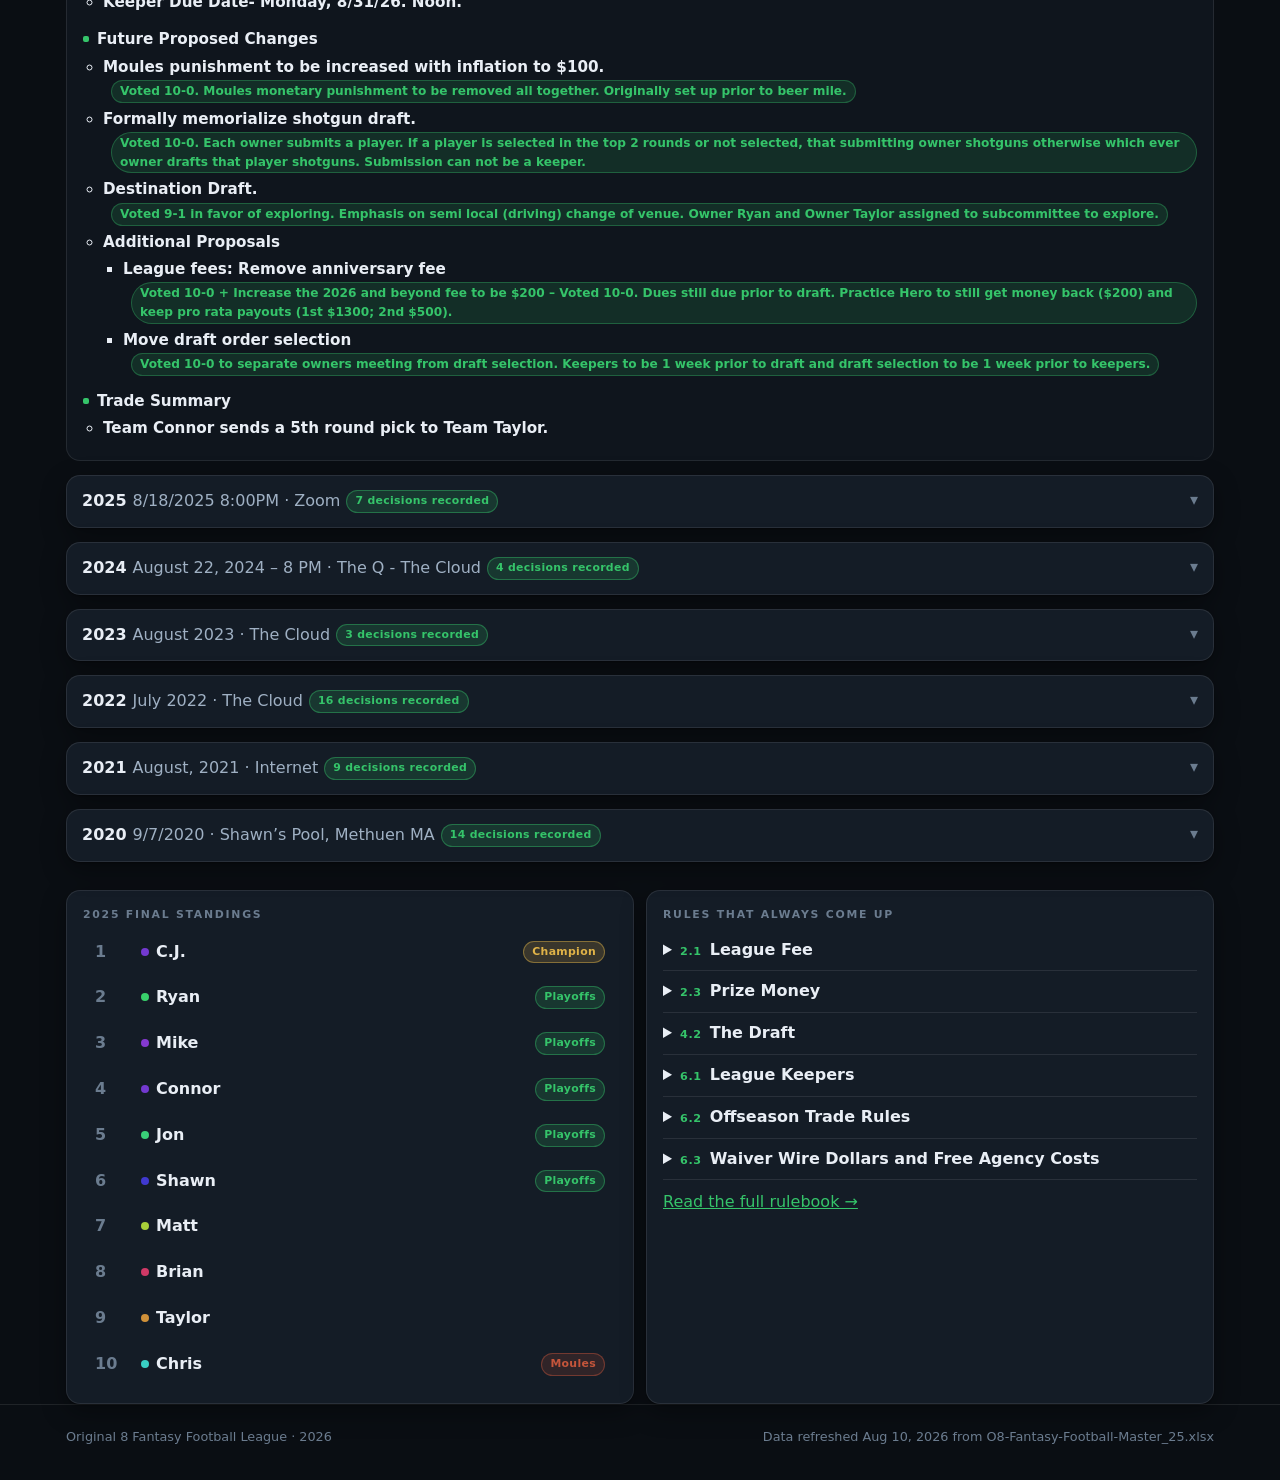
<file: meeting.html>
<!doctype html>
<html lang="en" data-theme="dark">
<head>
<meta charset="utf-8">
<meta name="viewport" content="width=device-width, initial-scale=1, viewport-fit=cover">
<title>Meeting Prep · O8FFL</title>
<meta name="description" content="Everything the O8FFL needs for the pre-draft league meeting.">
<meta name="theme-color" content="#0a0e13">
<link rel="icon" href="assets/img/favicon.svg?v=661bbeb4">
<link rel="apple-touch-icon" href="assets/img/apple-touch-icon.png?v=661bbeb4">
<link rel="stylesheet" href="assets/css/site.css?v=661bbeb4">
</head>
<body>

<header class="site-header">
  <div class="wrap">
    <a class="brand" href="index.html">
      <span class="brand-mark">O8</span>
      <span class="brand-text">Original 8<small>Fantasy Football</small></span>
    </a>
    <span class="header-spacer"></span>
    <nav class="site-nav" id="nav"></nav>
    <button class="icon-btn" id="themeToggle" type="button" aria-label="Toggle theme">☾</button>
    <button class="icon-btn nav-toggle" id="navToggle" type="button" aria-expanded="false" aria-label="Menu">☰</button>
  </div>
</header>

<div class="wrap page-head">
  <p class="eyebrow">Meeting prep</p>
  <h1>League meeting brief</h1>
  <p>One page to run the pre-draft meeting from: draft order, keeper deadlines, budgets and the rules that always come up.</p>
</div>

<main class="wrap">
  <div id="meetingHero" class="section" style="margin-top:0"></div>
  <div id="meetingBody"><div class="loading">Loading…</div></div>
</main>

<footer class="site-footer">
  <div class="wrap">
    <span>Original 8 Fantasy Football League · <span id="footYear"></span></span>
    <span id="footStamp"></span>
  </div>
</footer>

<script type="module" src="assets/js/page-meeting.js?v=661bbeb4"></script>
</body>
</html>
</file>
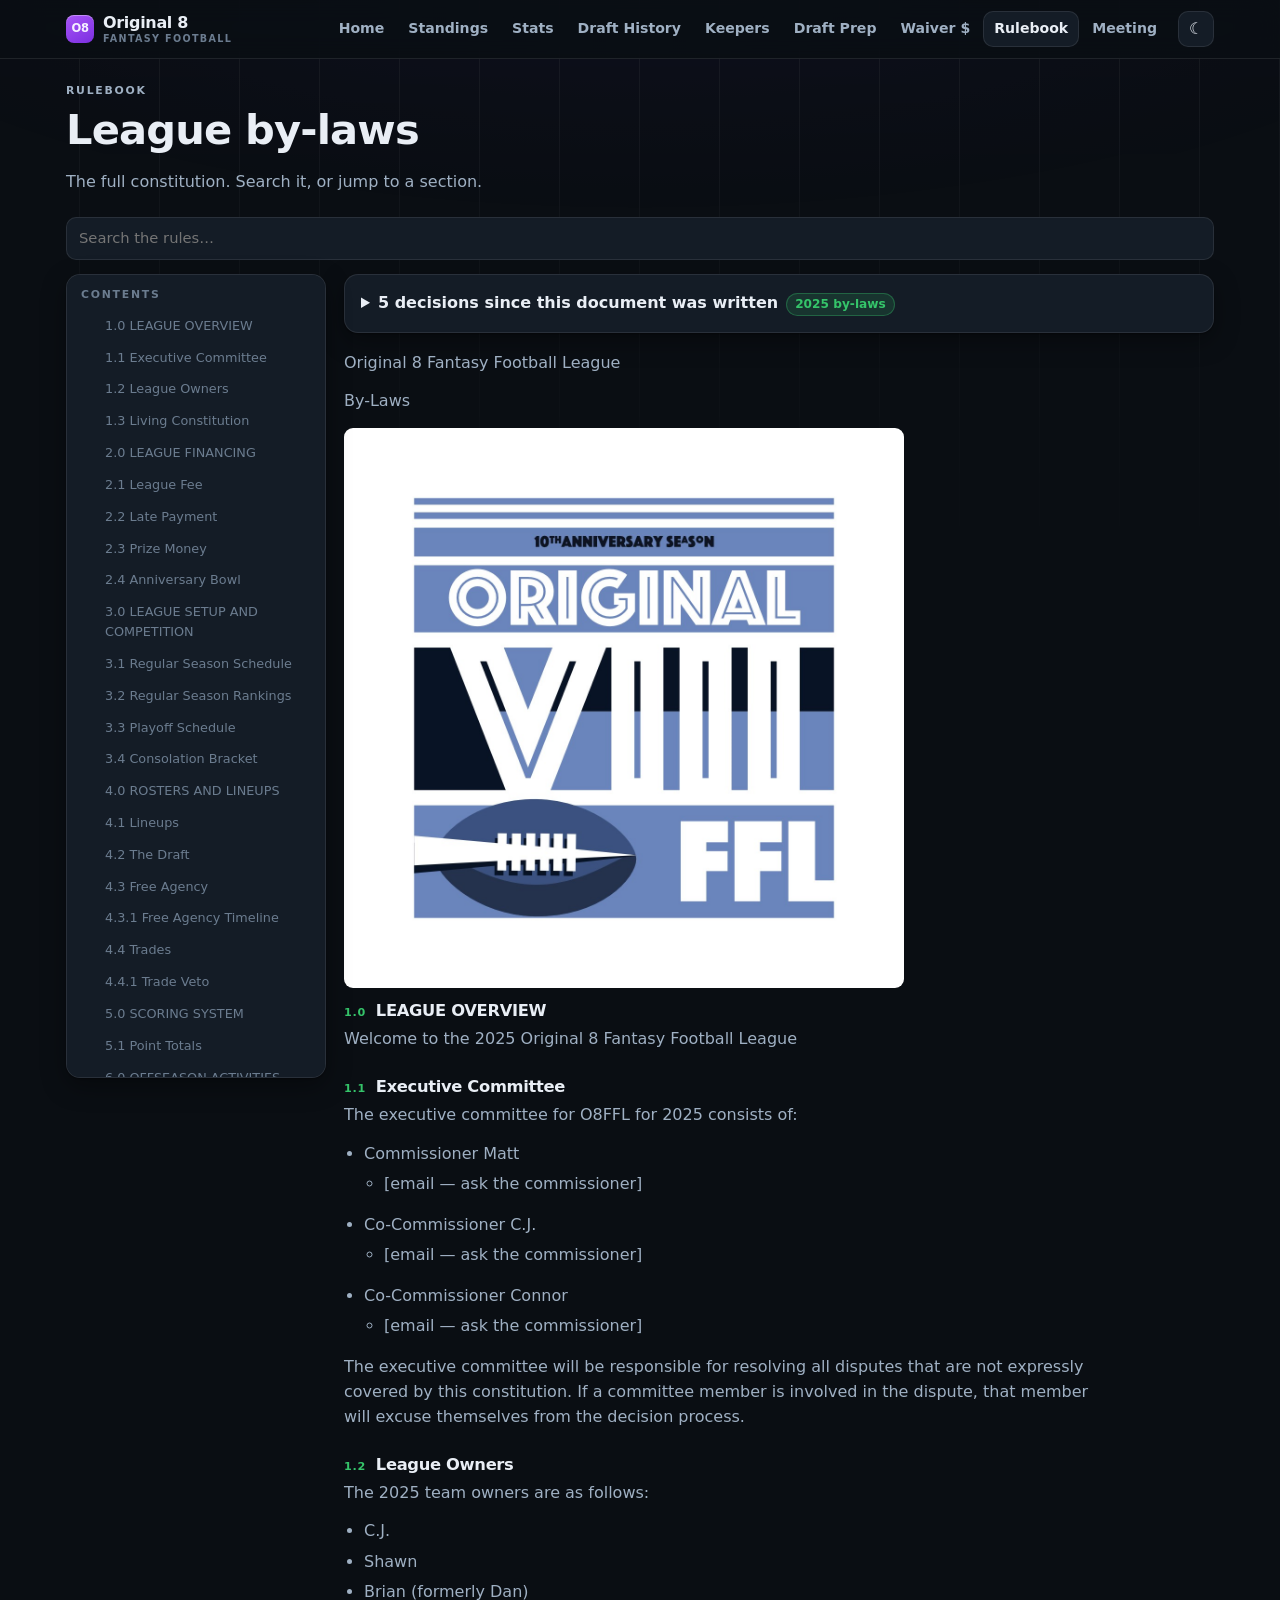
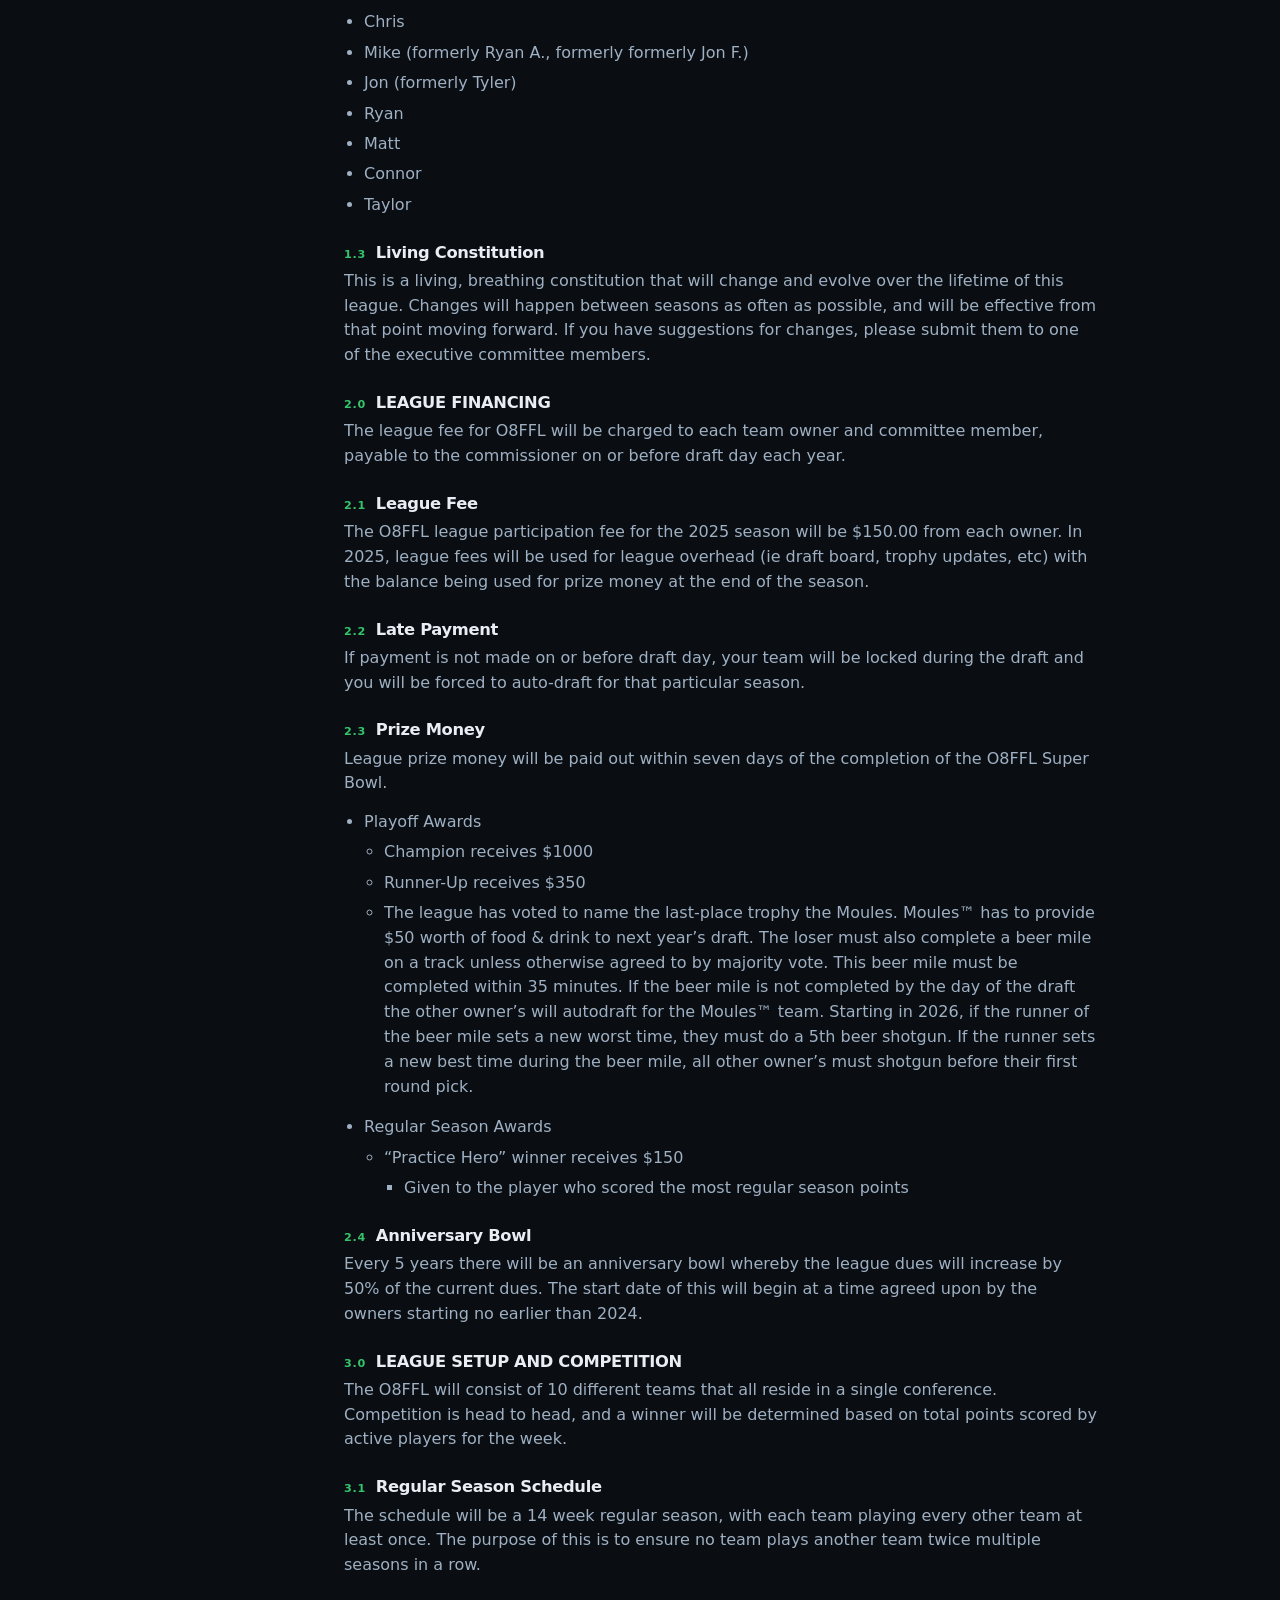
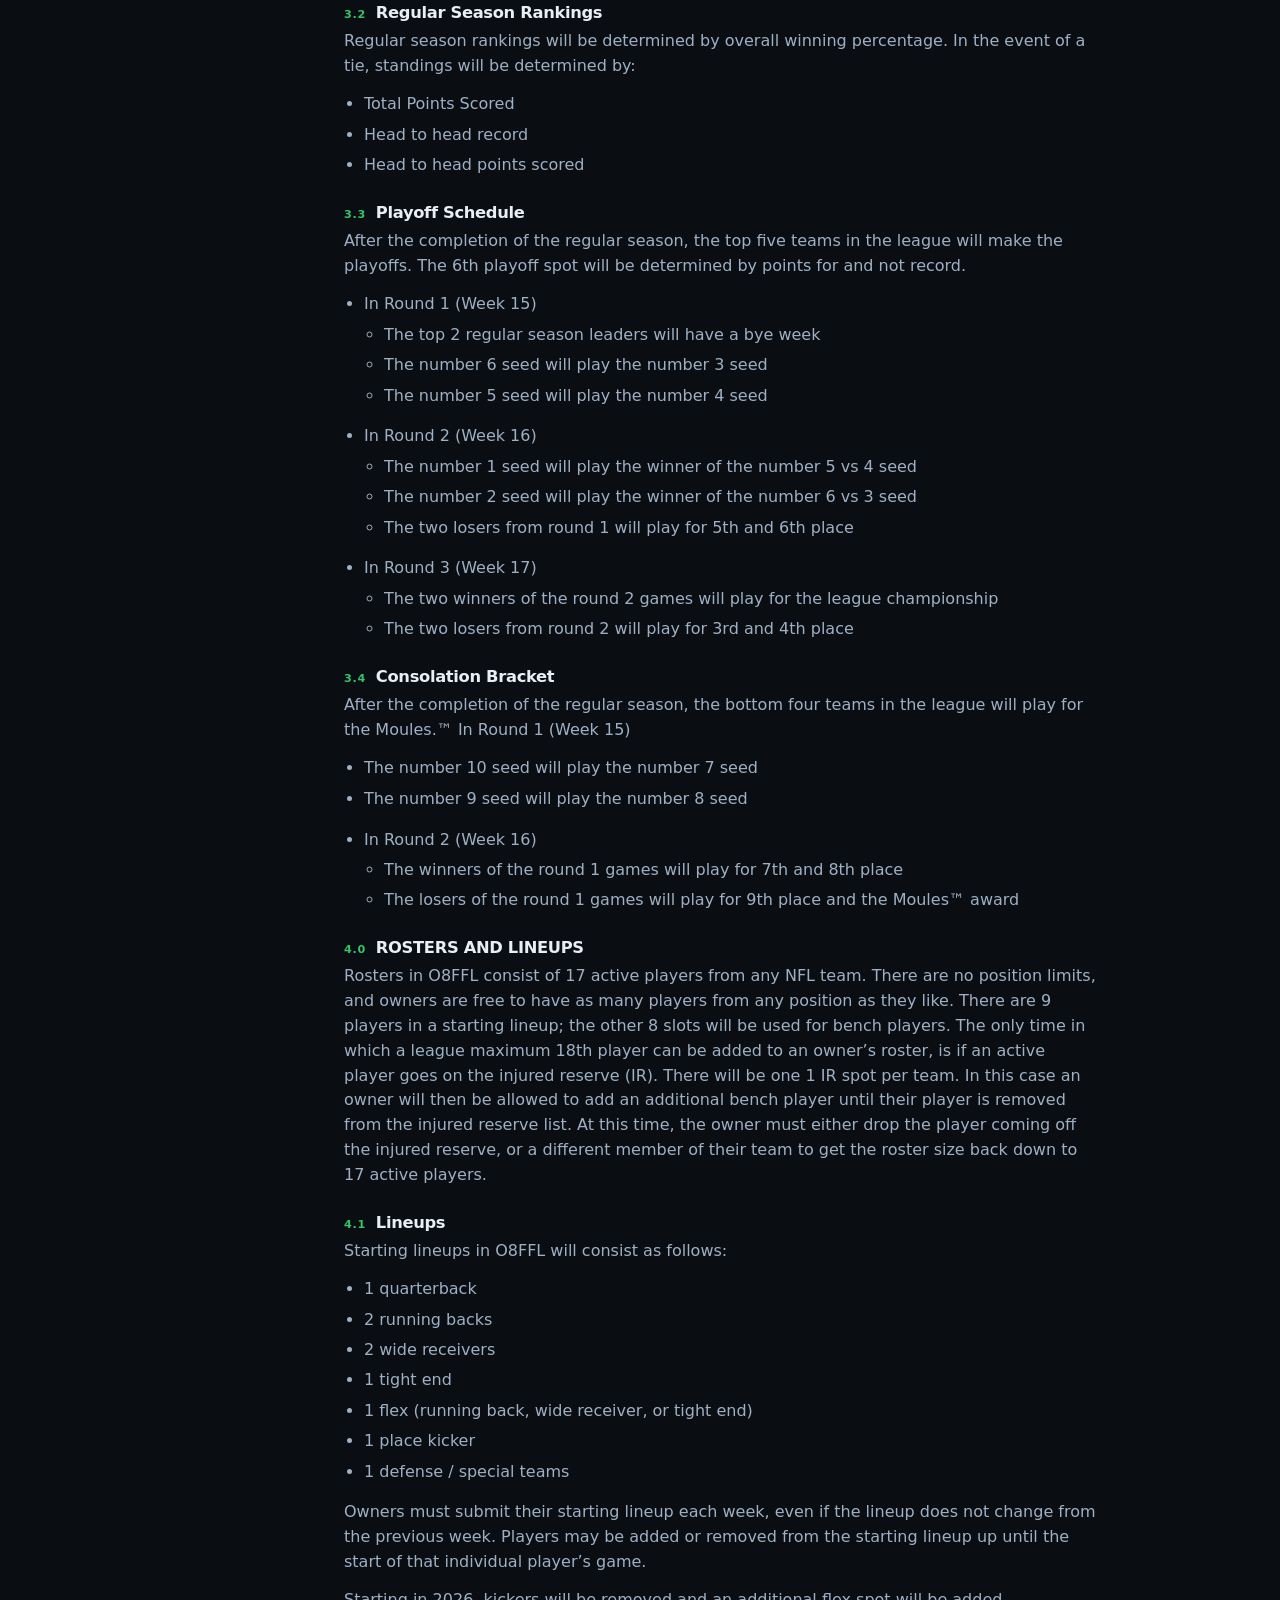
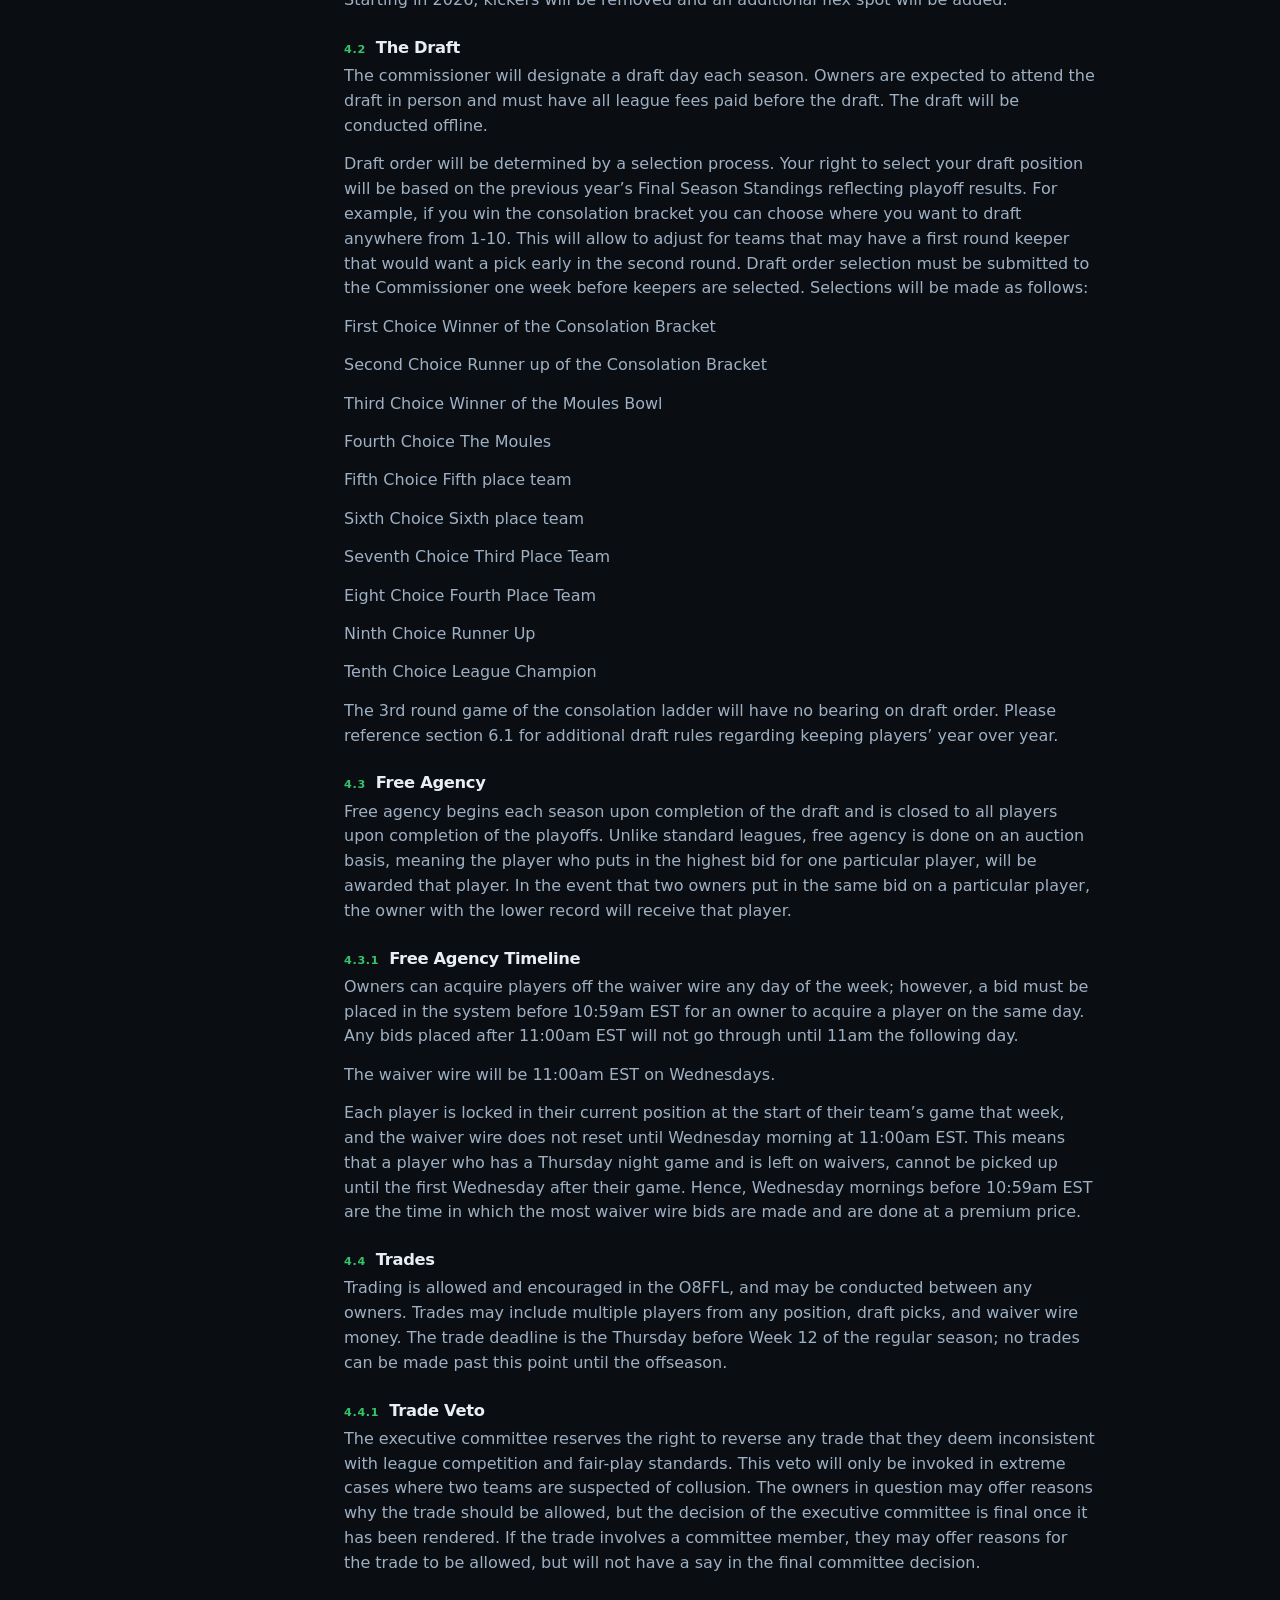
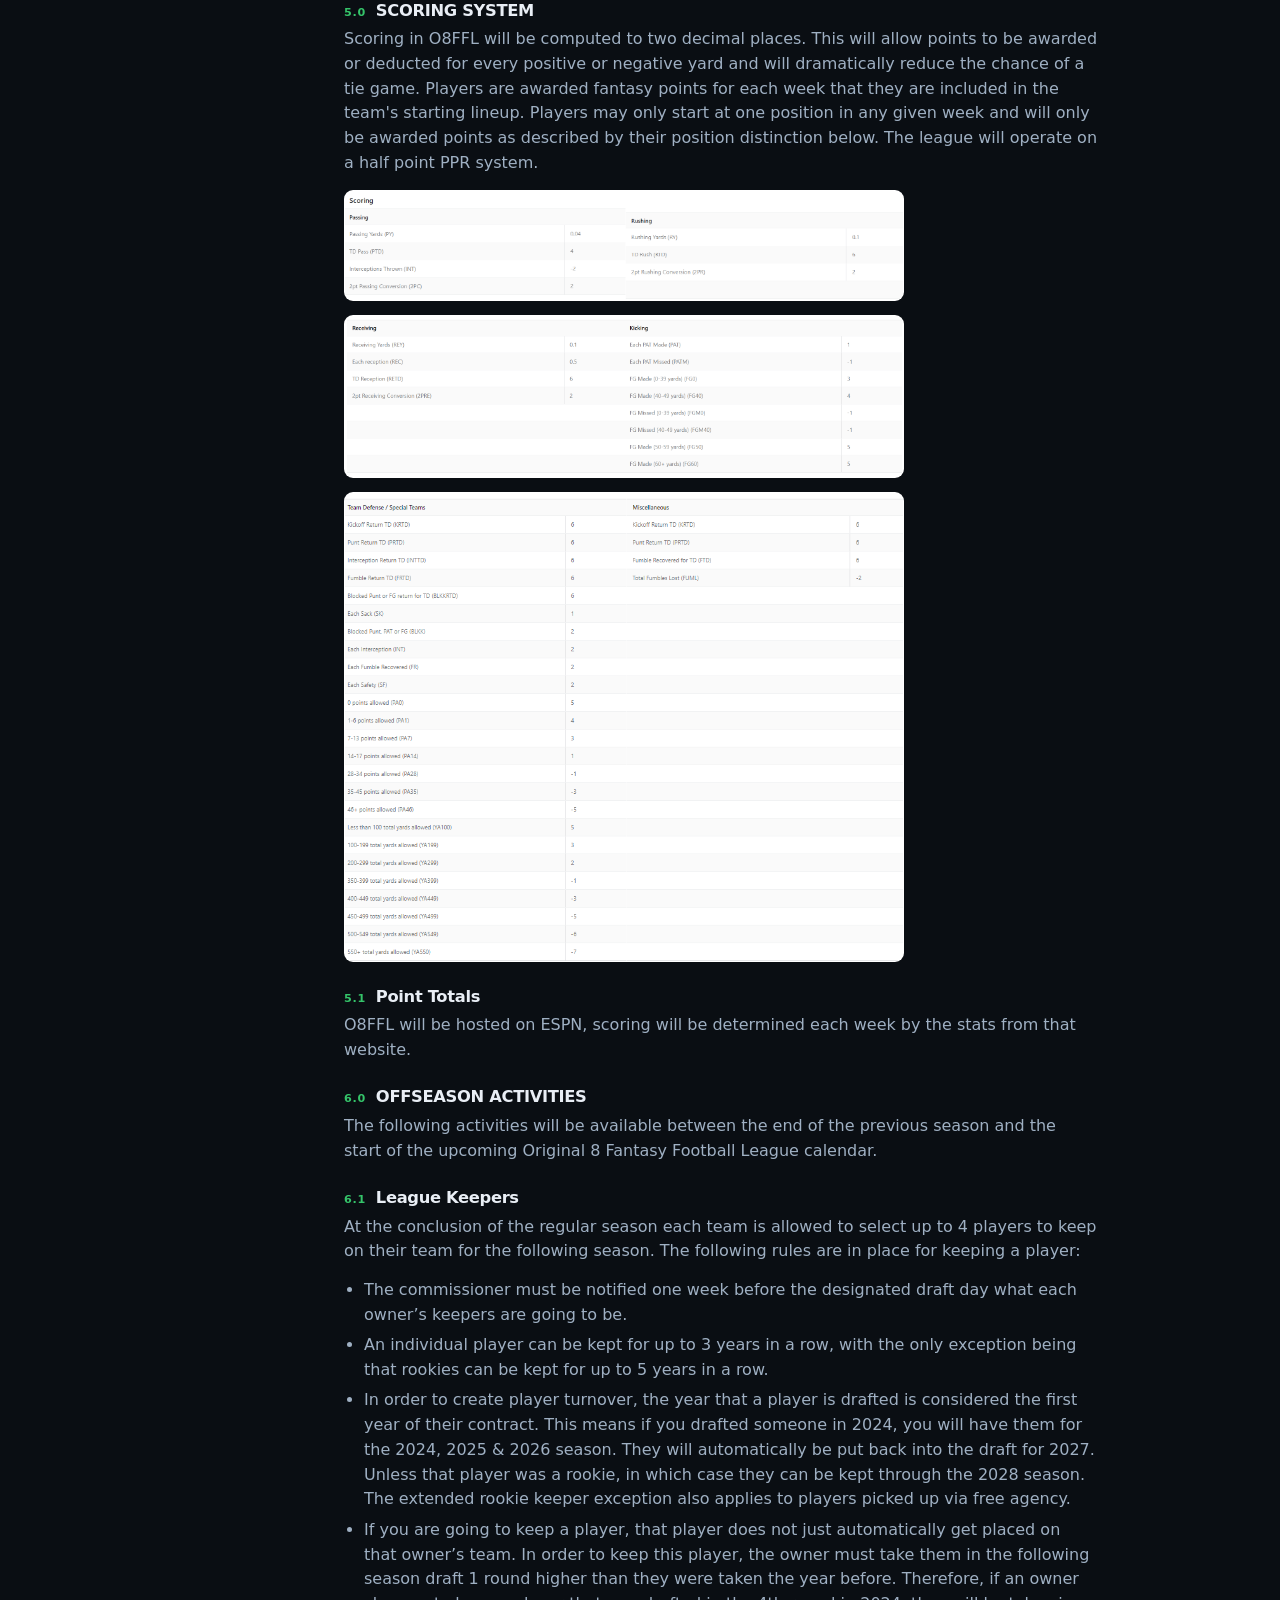
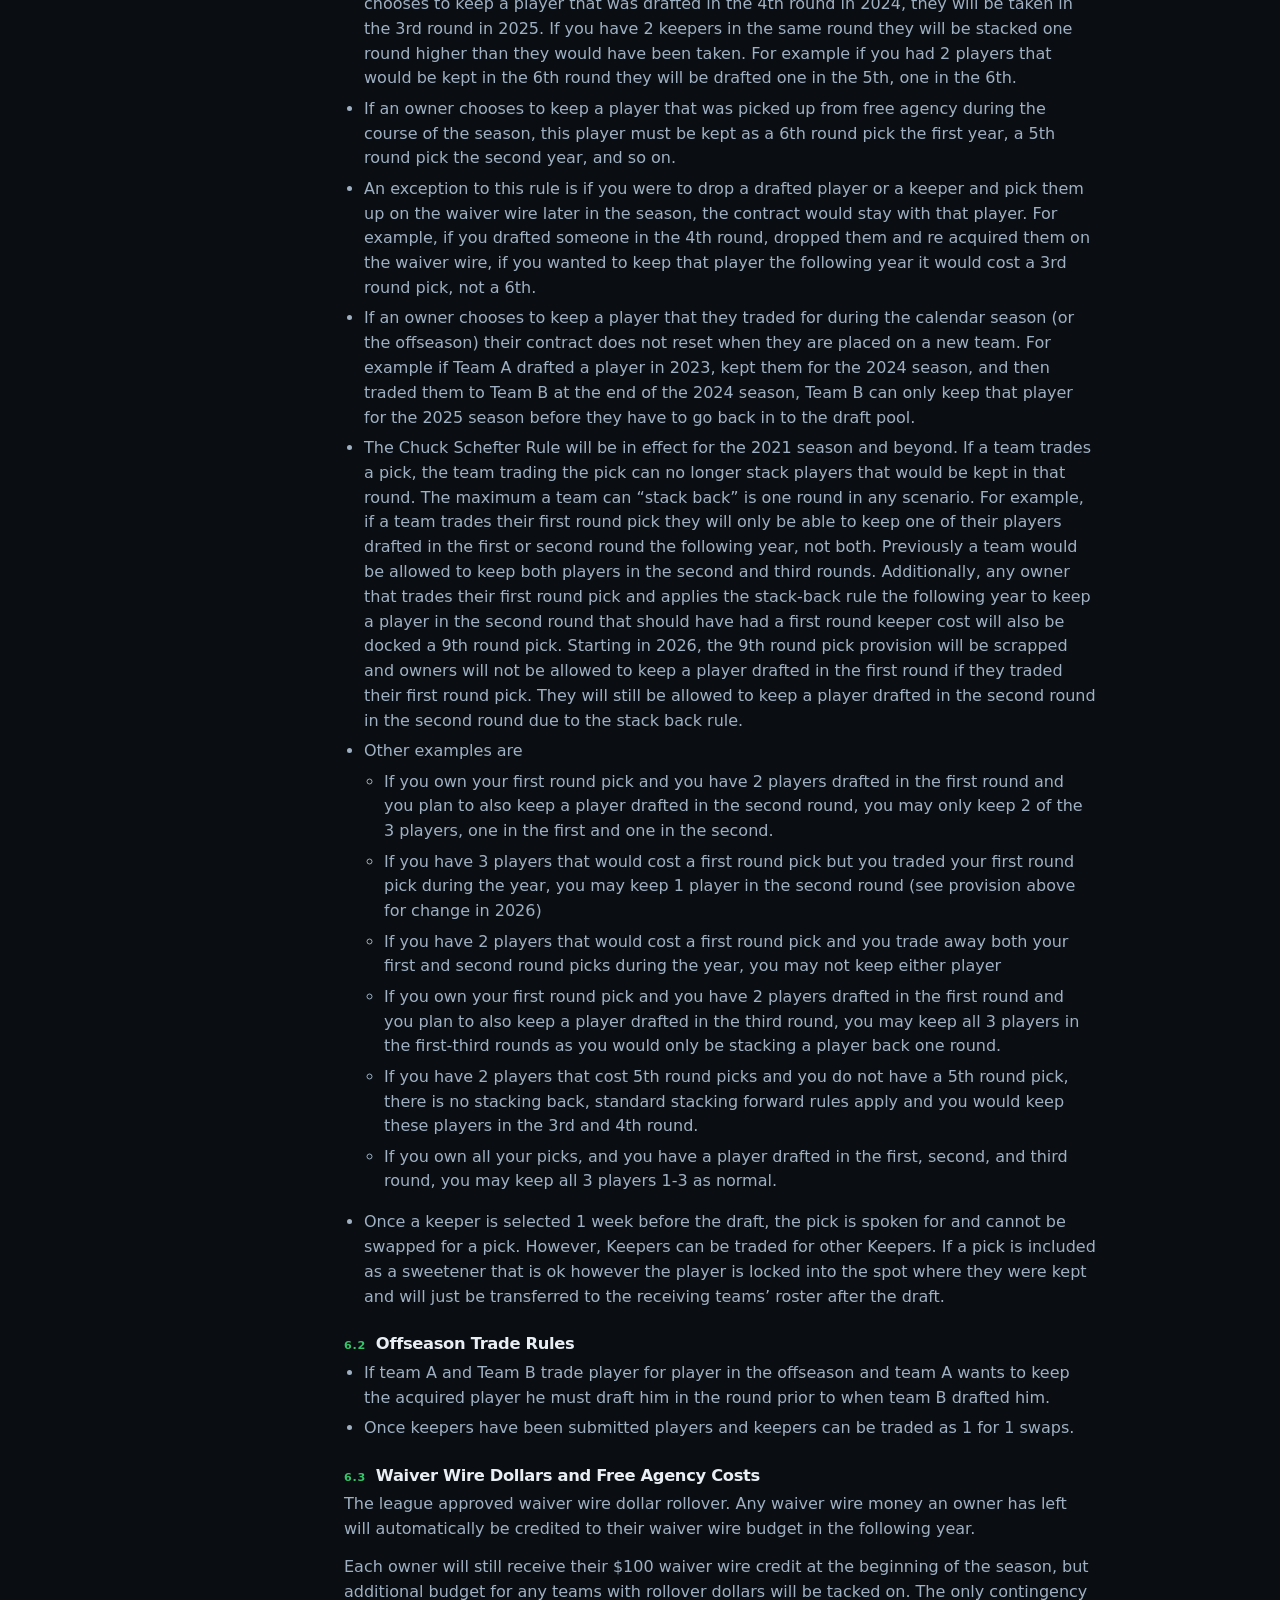
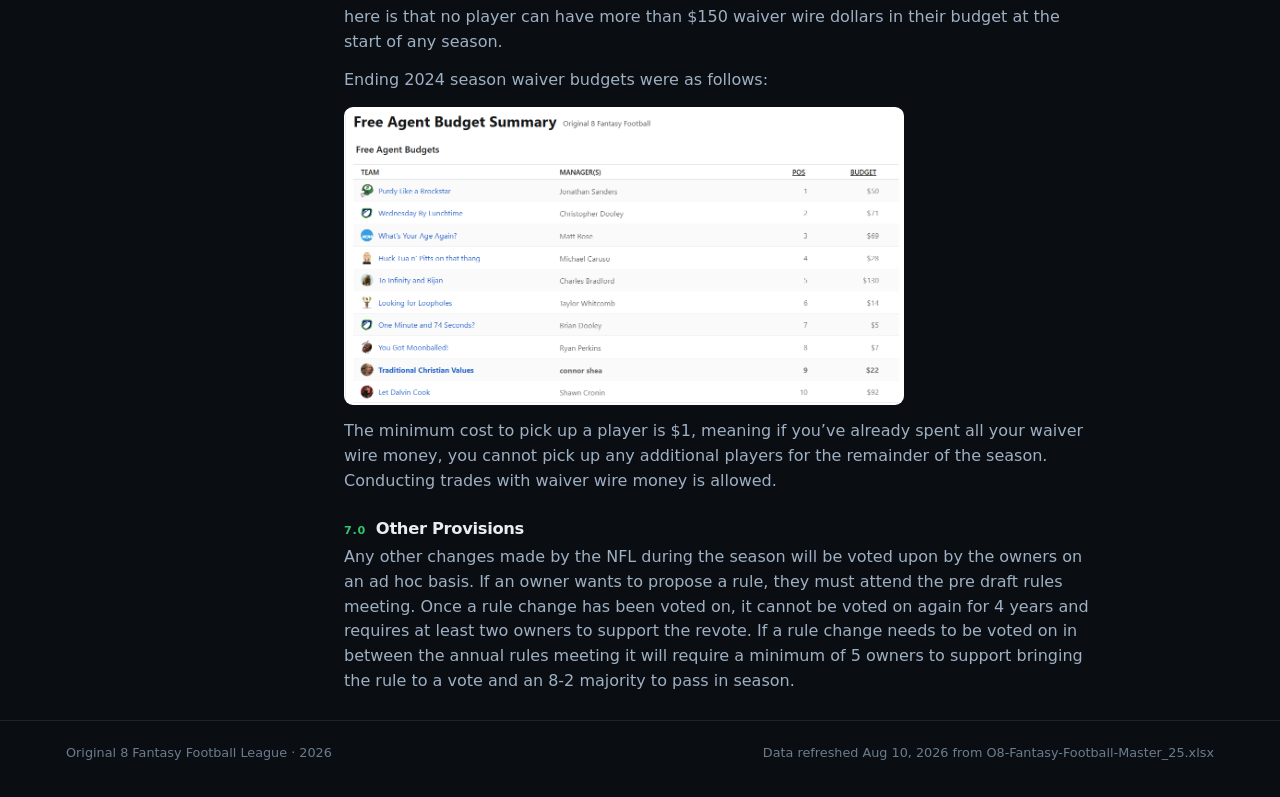
<file: rulebook.html>
<!doctype html>
<html lang="en" data-theme="dark">
<head>
<meta charset="utf-8">
<meta name="viewport" content="width=device-width, initial-scale=1, viewport-fit=cover">
<title>Rulebook · O8FFL</title>
<meta name="description" content="The O8FFL by-laws, formatted for reading on a phone.">
<meta name="theme-color" content="#0a0e13">
<link rel="icon" href="assets/img/favicon.svg?v=661bbeb4">
<link rel="apple-touch-icon" href="assets/img/apple-touch-icon.png?v=661bbeb4">
<link rel="stylesheet" href="assets/css/site.css?v=661bbeb4">
</head>
<body>

<header class="site-header">
  <div class="wrap">
    <a class="brand" href="index.html">
      <span class="brand-mark">O8</span>
      <span class="brand-text">Original 8<small>Fantasy Football</small></span>
    </a>
    <span class="header-spacer"></span>
    <nav class="site-nav" id="nav"></nav>
    <button class="icon-btn" id="themeToggle" type="button" aria-label="Toggle theme">☾</button>
    <button class="icon-btn nav-toggle" id="navToggle" type="button" aria-expanded="false" aria-label="Menu">☰</button>
  </div>
</header>

<div class="wrap page-head">
  <p class="eyebrow">Rulebook</p>
  <h1>League by-laws</h1>
  <p>The full constitution. Search it, or jump to a section.</p>
</div>

<main class="wrap">
  <div class="toolbar">
    <div class="field"><input id="search" type="search" placeholder="Search the rules…" autocomplete="off"></div>
  </div>
  <div class="rb-layout">
    <aside class="rb-toc card card-tight" id="toc"></aside>
    <div id="rules"><div class="loading">Loading…</div></div>
  </div>
</main>

<footer class="site-footer">
  <div class="wrap">
    <span>Original 8 Fantasy Football League · <span id="footYear"></span></span>
    <span id="footStamp"></span>
  </div>
</footer>

<script type="module" src="assets/js/page-rulebook.js?v=661bbeb4"></script>
</body>
</html>
</file>
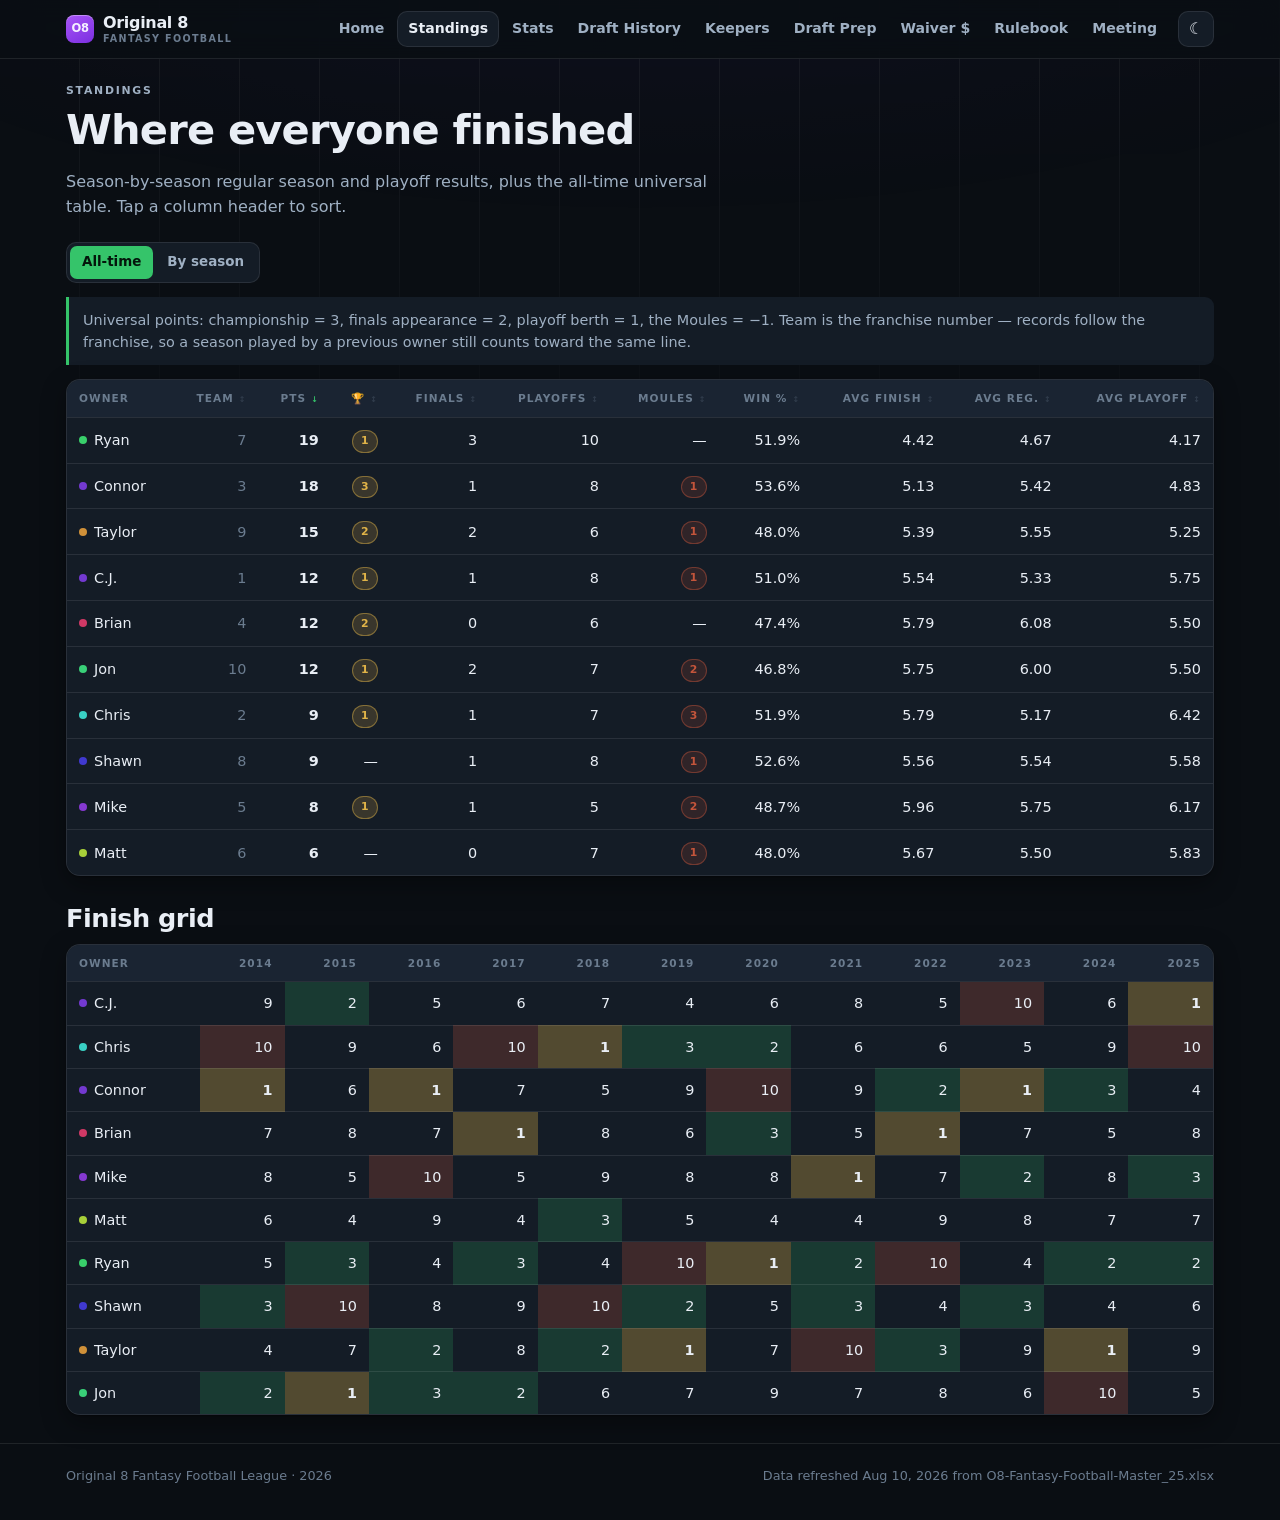
<file: standings.html>
<!doctype html>
<html lang="en" data-theme="dark">
<head>
<meta charset="utf-8">
<meta name="viewport" content="width=device-width, initial-scale=1, viewport-fit=cover">
<title>Standings · O8FFL</title>
<meta name="description" content="O8FFL season standings and the all-time universal table.">
<meta name="theme-color" content="#0a0e13">
<link rel="icon" href="assets/img/favicon.svg?v=661bbeb4">
<link rel="apple-touch-icon" href="assets/img/apple-touch-icon.png?v=661bbeb4">
<link rel="stylesheet" href="assets/css/site.css?v=661bbeb4">
</head>
<body>

<header class="site-header">
  <div class="wrap">
    <a class="brand" href="index.html">
      <span class="brand-mark">O8</span>
      <span class="brand-text">Original 8<small>Fantasy Football</small></span>
    </a>
    <span class="header-spacer"></span>
    <nav class="site-nav" id="nav"></nav>
    <button class="icon-btn" id="themeToggle" type="button" aria-label="Toggle theme">☾</button>
    <button class="icon-btn nav-toggle" id="navToggle" type="button" aria-expanded="false" aria-label="Menu">☰</button>
  </div>
</header>

<div class="wrap page-head">
  <p class="eyebrow">Standings</p>
  <h1>Where everyone finished</h1>
  <p>Season-by-season regular season and playoff results, plus the all-time universal table. Tap a column header to sort.</p>
</div>

<main class="wrap">
  <div class="toolbar">
    <div class="seg" role="group" aria-label="View">
      <button id="tabAllTime" class="active" type="button">All-time</button>
      <button id="tabSeason" type="button">By season</button>
    </div>
  </div>

  <div id="seasonPanel" hidden>
    <div class="pill-row" id="yearPills"></div>
    <div id="seasonView"><div class="loading">Loading…</div></div>
  </div>

  <div id="allTimePanel">
    <div id="allTimeView"><div class="loading">Loading…</div></div>
  </div>
</main>

<footer class="site-footer">
  <div class="wrap">
    <span>Original 8 Fantasy Football League · <span id="footYear"></span></span>
    <span id="footStamp"></span>
  </div>
</footer>

<script type="module" src="assets/js/page-standings.js?v=661bbeb4"></script>
</body>
</html>
</file>
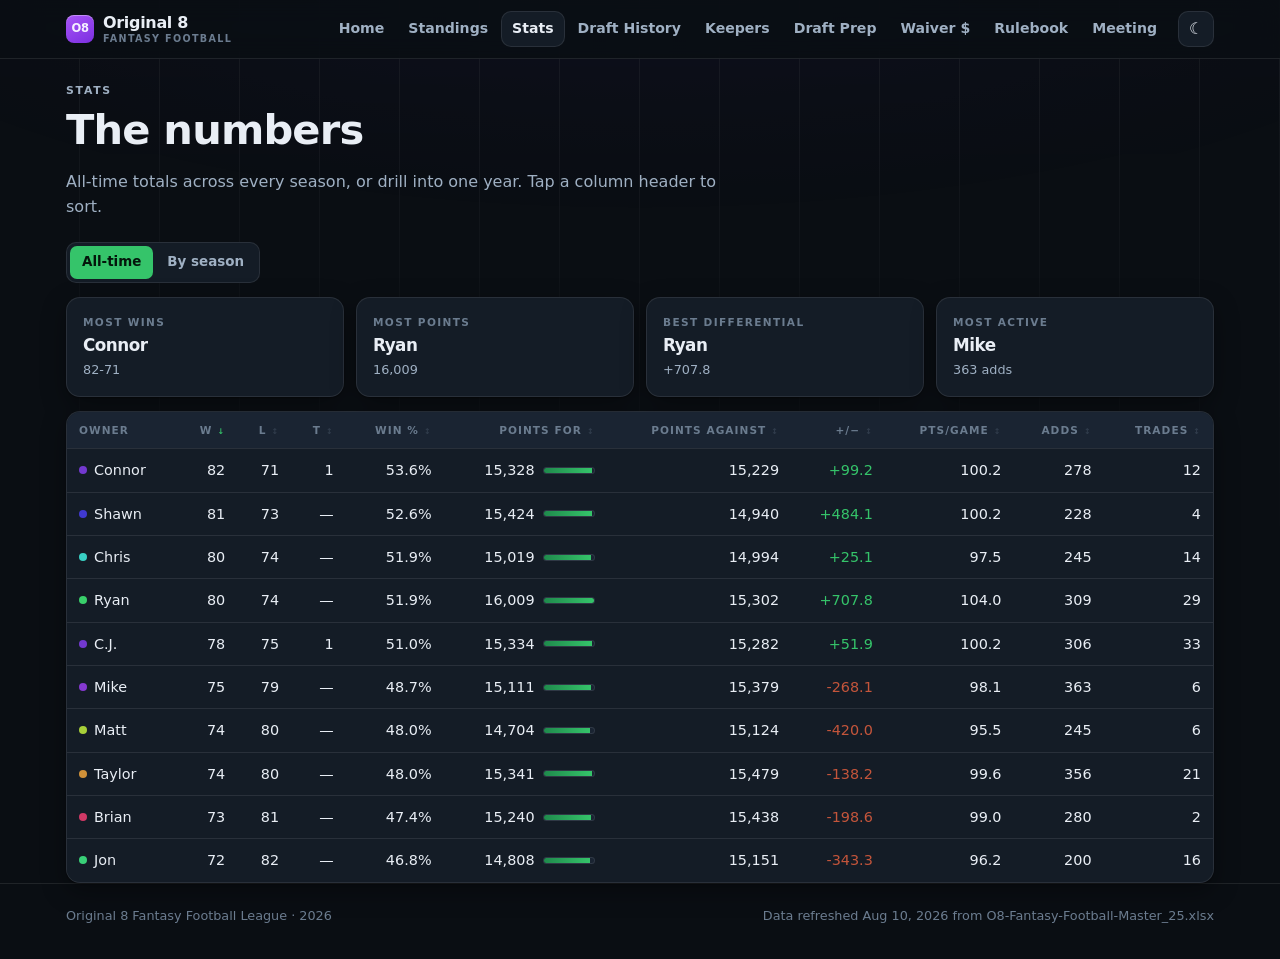
<file: stats.html>
<!doctype html>
<html lang="en" data-theme="dark">
<head>
<meta charset="utf-8">
<meta name="viewport" content="width=device-width, initial-scale=1, viewport-fit=cover">
<title>Stats · O8FFL</title>
<meta name="description" content="Career and single-season stats for every O8FFL franchise.">
<meta name="theme-color" content="#0a0e13">
<link rel="icon" href="assets/img/favicon.svg?v=661bbeb4">
<link rel="apple-touch-icon" href="assets/img/apple-touch-icon.png?v=661bbeb4">
<link rel="stylesheet" href="assets/css/site.css?v=661bbeb4">
</head>
<body>

<header class="site-header">
  <div class="wrap">
    <a class="brand" href="index.html">
      <span class="brand-mark">O8</span>
      <span class="brand-text">Original 8<small>Fantasy Football</small></span>
    </a>
    <span class="header-spacer"></span>
    <nav class="site-nav" id="nav"></nav>
    <button class="icon-btn" id="themeToggle" type="button" aria-label="Toggle theme">☾</button>
    <button class="icon-btn nav-toggle" id="navToggle" type="button" aria-expanded="false" aria-label="Menu">☰</button>
  </div>
</header>

<div class="wrap page-head">
  <p class="eyebrow">Stats</p>
  <h1>The numbers</h1>
  <p>All-time totals across every season, or drill into one year. Tap a column header to sort.</p>
</div>

<main class="wrap">
  <div class="toolbar">
    <div class="seg" role="group" aria-label="View">
      <button id="tabCareer" class="active" type="button">All-time</button>
      <button id="tabSeason" type="button">By season</button>
    </div>
  </div>

  <div id="careerPanel">
    <div id="careerView"><div class="loading">Loading…</div></div>
  </div>

  <div id="seasonPanel" hidden>
    <div class="pill-row" id="yearPills"></div>
    <div id="seasonView"></div>
  </div>
</main>

<footer class="site-footer">
  <div class="wrap">
    <span>Original 8 Fantasy Football League · <span id="footYear"></span></span>
    <span id="footStamp"></span>
  </div>
</footer>

<script type="module" src="assets/js/page-stats.js?v=661bbeb4"></script>
</body>
</html>
</file>
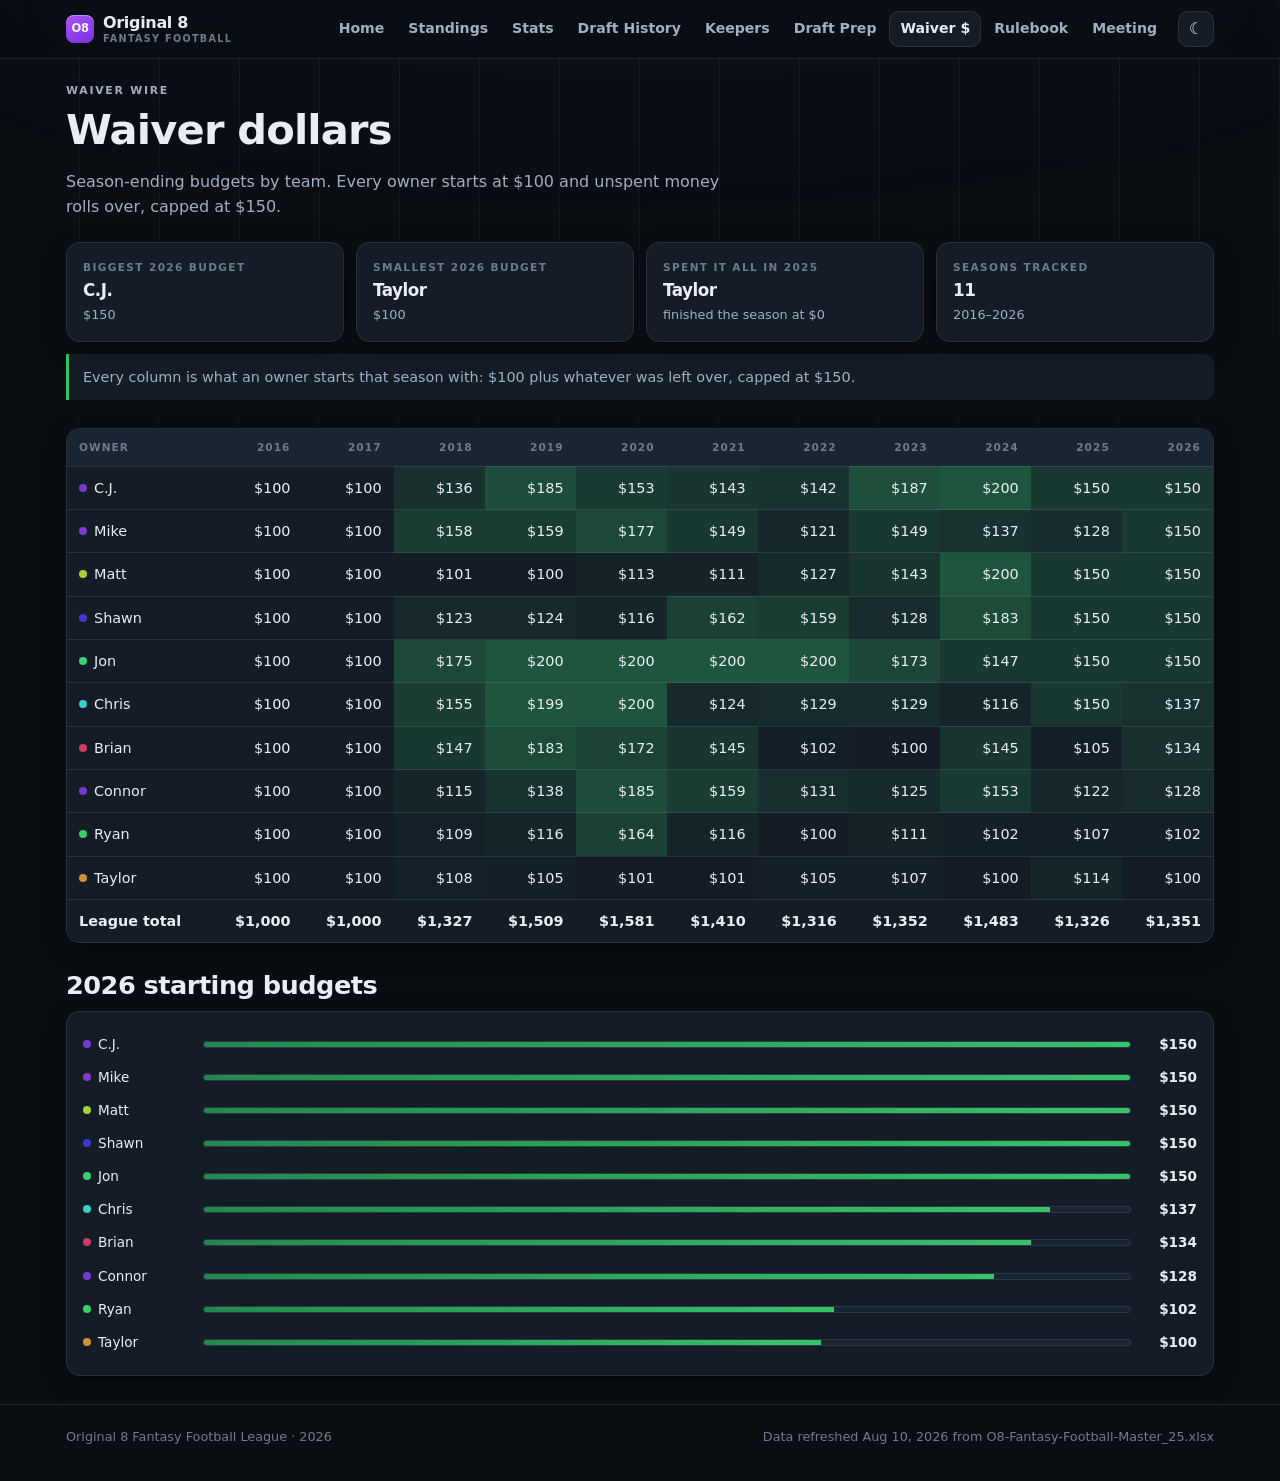
<file: waivers.html>
<!doctype html>
<html lang="en" data-theme="dark">
<head>
<meta charset="utf-8">
<meta name="viewport" content="width=device-width, initial-scale=1, viewport-fit=cover">
<title>Waiver Dollars · O8FFL</title>
<meta name="description" content="O8FFL waiver wire budgets by team and season.">
<meta name="theme-color" content="#0a0e13">
<link rel="icon" href="assets/img/favicon.svg?v=661bbeb4">
<link rel="apple-touch-icon" href="assets/img/apple-touch-icon.png?v=661bbeb4">
<link rel="stylesheet" href="assets/css/site.css?v=661bbeb4">
</head>
<body>

<header class="site-header">
  <div class="wrap">
    <a class="brand" href="index.html">
      <span class="brand-mark">O8</span>
      <span class="brand-text">Original 8<small>Fantasy Football</small></span>
    </a>
    <span class="header-spacer"></span>
    <nav class="site-nav" id="nav"></nav>
    <button class="icon-btn" id="themeToggle" type="button" aria-label="Toggle theme">☾</button>
    <button class="icon-btn nav-toggle" id="navToggle" type="button" aria-expanded="false" aria-label="Menu">☰</button>
  </div>
</header>

<div class="wrap page-head">
  <p class="eyebrow">Waiver wire</p>
  <h1>Waiver dollars</h1>
  <p>Season-ending budgets by team. Every owner starts at $100 and unspent money rolls over, capped at $150.</p>
</div>

<main class="wrap">
  <div id="waiverSummary" class="section" style="margin-top:0"></div>
  <div id="waiverTable"><div class="loading">Loading…</div></div>
  <div id="waiverChart" class="section"></div>
</main>

<footer class="site-footer">
  <div class="wrap">
    <span>Original 8 Fantasy Football League · <span id="footYear"></span></span>
    <span id="footStamp"></span>
  </div>
</footer>

<script type="module" src="assets/js/page-waivers.js?v=661bbeb4"></script>
</body>
</html>
</file>
<file: assets/css/site.css>
/* ==========================================================================
   O8FFL — design system
   Mobile-first. Two themes driven by CSS custom properties; the toggle in the
   header writes data-theme onto <html> and everything below follows.
   ========================================================================== */

:root {
  --brand: #7b2fe0;        /* the crest's purple */
  --brand-bright: #a855f7;
  --field: #1f8a4c;
  --field-bright: #35c46a;
  --gold: #e0b348;
  --clay: #c4553b;
  --chalk: #ffffff;

  --bg: #0a0e13;
  --bg-2: #0f151d;
  --surface: #141c26;
  --surface-2: #1a2432;
  --line: rgba(255, 255, 255, 0.09);
  --line-strong: rgba(255, 255, 255, 0.16);
  --text: #e9eef5;
  --text-dim: #9fb0c3;
  --text-faint: #6b7c8f;
  --accent: var(--field-bright);
  --accent-ink: #04150b;
  --shadow: 0 1px 2px rgba(0, 0, 0, 0.4), 0 8px 24px rgba(0, 0, 0, 0.35);
  --radius: 14px;
  --radius-sm: 9px;
  --maxw: 1180px;

  --sans: ui-sans-serif, system-ui, -apple-system, "Segoe UI", Roboto, "Helvetica Neue", Arial, sans-serif;
  --mono: ui-monospace, SFMono-Regular, "SF Mono", Menlo, Consolas, monospace;
}

[data-theme="light"] {
  --brand: #6d28d9;
  --brand-bright: #8b5cf6;
  --bg: #f4f6f8;
  --bg-2: #eceff3;
  --surface: #ffffff;
  --surface-2: #f7f9fb;
  --line: rgba(11, 22, 34, 0.1);
  --line-strong: rgba(11, 22, 34, 0.2);
  --text: #14202c;
  --text-dim: #566577;
  --text-faint: #7d8b9b;
  --accent: #16813f;
  --accent-ink: #ffffff;
  --gold: #a97c12;
  --clay: #a8402a;
  --shadow: 0 1px 2px rgba(16, 30, 45, 0.06), 0 8px 22px rgba(16, 30, 45, 0.08);
}

* { box-sizing: border-box; }

html {
  -webkit-text-size-adjust: 100%;
  scroll-behavior: smooth;
  scroll-padding-top: 82px;
}

body {
  margin: 0;
  font-family: var(--sans);
  background: var(--bg);
  color: var(--text);
  line-height: 1.55;
  font-size: 16px;
  -webkit-font-smoothing: antialiased;
  overflow-x: hidden;
}

/* Faint yard-line texture behind everything. */
body::before {
  content: "";
  position: fixed;
  inset: 0;
  pointer-events: none;
  z-index: 0;
  background:
    repeating-linear-gradient(90deg, transparent 0 79px, var(--line) 79px 80px),
    radial-gradient(120% 60% at 50% -10%, color-mix(in srgb, var(--brand) 12%, transparent), transparent 60%);
  opacity: 0.55;
  mask-image: linear-gradient(180deg, #000 0, transparent 620px);
  -webkit-mask-image: linear-gradient(180deg, #000 0, transparent 620px);
}

img { max-width: 100%; height: auto; }
a { color: inherit; }

h1, h2, h3, h4 {
  margin: 0 0 0.4em;
  line-height: 1.15;
  letter-spacing: -0.02em;
  font-weight: 700;
}
h1 { font-size: clamp(1.65rem, 5.2vw, 2.6rem); }
h2 { font-size: clamp(1.2rem, 3.6vw, 1.6rem); }
h3 { font-size: 1.02rem; }
p { margin: 0 0 1em; }

.num { font-variant-numeric: tabular-nums; }

/* ---------- layout ---------- */
.wrap {
  width: 100%;
  max-width: var(--maxw);
  margin: 0 auto;
  padding: 0 16px;
  position: relative;
  z-index: 1;
}
main { padding-bottom: 64px; min-height: 60vh; }
.section { margin: 28px 0; }
.section-head {
  display: flex;
  align-items: baseline;
  justify-content: space-between;
  gap: 12px;
  flex-wrap: wrap;
  margin-bottom: 12px;
}
.eyebrow {
  font-size: 0.68rem;
  font-weight: 700;
  letter-spacing: 0.16em;
  text-transform: uppercase;
  color: var(--text-faint);
  margin: 0 0 6px;
}

/* ---------- header ---------- */
.site-header {
  position: sticky;
  top: 0;
  z-index: 50;
  background: color-mix(in srgb, var(--bg) 86%, transparent);
  backdrop-filter: saturate(1.4) blur(12px);
  -webkit-backdrop-filter: saturate(1.4) blur(12px);
  border-bottom: 1px solid var(--line);
}
.site-header .wrap {
  display: flex;
  align-items: center;
  gap: 10px;
  height: 58px;
}
.brand {
  display: flex;
  align-items: center;
  gap: 9px;
  text-decoration: none;
  font-weight: 800;
  letter-spacing: -0.02em;
  white-space: nowrap;
}
.brand-mark {
  width: 28px;
  height: 28px;
  border-radius: 8px;
  display: grid;
  place-items: center;
  background: linear-gradient(150deg, var(--brand-bright), var(--brand));
  color: #f4efff;
  font-size: 0.72rem;
  font-weight: 900;
  letter-spacing: -0.04em;
  box-shadow: inset 0 1px 0 rgba(255, 255, 255, 0.35);
}
.brand-text small {
  display: block;
  font-size: 0.6rem;
  font-weight: 600;
  letter-spacing: 0.14em;
  text-transform: uppercase;
  color: var(--text-faint);
  margin-top: -3px;
}
.header-spacer { flex: 1; }

.icon-btn {
  appearance: none;
  border: 1px solid var(--line);
  background: var(--surface);
  color: var(--text);
  width: 36px;
  height: 36px;
  border-radius: 10px;
  display: grid;
  place-items: center;
  cursor: pointer;
  font-size: 1rem;
  line-height: 1;
  transition: border-color 0.15s, background 0.15s;
}
.icon-btn:hover { border-color: var(--line-strong); }
.nav-toggle { display: grid; }

/* nav: drawer on mobile, inline on desktop */
.site-nav {
  position: fixed;
  inset: 58px 0 auto 0;
  background: var(--bg-2);
  border-bottom: 1px solid var(--line);
  padding: 8px 16px 14px;
  display: none;
  z-index: 49;
  box-shadow: var(--shadow);
}
.site-nav.open { display: block; }
.site-nav a {
  display: block;
  padding: 11px 12px;
  border-radius: 10px;
  text-decoration: none;
  color: var(--text-dim);
  font-weight: 600;
  font-size: 0.95rem;
}
.site-nav a[aria-current="page"] {
  color: var(--text);
  background: var(--surface);
  box-shadow: inset 0 0 0 1px var(--line);
}

@media (min-width: 900px) {
  .nav-toggle { display: none; }
  .site-nav {
    position: static;
    display: flex !important;
    gap: 2px;
    background: none;
    border: 0;
    padding: 0;
    box-shadow: none;
  }
  .site-nav a { padding: 7px 11px; font-size: 0.88rem; }
  .site-nav a:hover { color: var(--text); }
  .site-nav a[aria-current="page"] { background: var(--surface); }
}

/* ---------- hero ---------- */
.hero {
  position: relative;
  padding: 34px 0 26px;
  border-bottom: 1px solid var(--line);
  overflow: hidden;
}
/* A wash of the crest's purple behind it, so the logo doesn't look pasted on. */
.hero::before {
  content: "";
  position: absolute;
  inset: -40% 40% 0 -10%;
  background: radial-gradient(50% 60% at 30% 45%, color-mix(in srgb, var(--brand) 30%, transparent), transparent 70%);
  pointer-events: none;
}
.hero::after {
  content: "";
  position: absolute;
  left: 0;
  right: 0;
  bottom: 0;
  height: 3px;
  background: linear-gradient(90deg, var(--brand), var(--brand-bright), var(--gold));
  opacity: 0.9;
}
.hero h1 { margin-bottom: 8px; }
.hero p { color: var(--text-dim); max-width: 60ch; margin-bottom: 0; }

.hero-inner {
  display: flex;
  align-items: center;
  gap: 22px;
  flex-direction: column;
  text-align: center;
}
.hero-copy { min-width: 0; }
.hero-logo {
  width: min(190px, 52vw);
  height: auto;
  flex: 0 0 auto;
  border-radius: 20px;
  /* The crest ships on black; a dark plate keeps it deliberate in either theme. */
  background: #080b10;
  padding: 8px;
  box-shadow: 0 10px 34px color-mix(in srgb, var(--brand) 34%, transparent),
    inset 0 0 0 1px rgba(255, 255, 255, 0.07);
}
@media (min-width: 760px) {
  .hero { padding: 40px 0 32px; }
  .hero-inner { flex-direction: row; text-align: left; gap: 28px; }
  .hero-logo { width: 200px; }
}
.page-head { padding-top: 24px; padding-bottom: 6px; }
.page-head p { color: var(--text-dim); max-width: 66ch; }

/* ---------- cards & grids ---------- */
.card {
  background: var(--surface);
  border: 1px solid var(--line);
  border-radius: var(--radius);
  padding: 16px;
  box-shadow: var(--shadow);
}
.card-tight { padding: 12px 14px; }
.grid { display: grid; gap: 12px; }
.grid-2 { grid-template-columns: repeat(auto-fit, minmax(240px, 1fr)); }
.grid-3 { grid-template-columns: repeat(auto-fit, minmax(210px, 1fr)); }
.grid-4 { grid-template-columns: repeat(auto-fit, minmax(158px, 1fr)); }
/* Eight explore tiles: two across on a phone, four on a desktop — never a ragged 5 + 2. */
.grid-tiles { grid-template-columns: repeat(auto-fit, minmax(230px, 1fr)); }
@media (min-width: 1000px) {
  .grid-tiles { grid-template-columns: repeat(4, 1fr); }
}

/* Champions list and the record books share a row on desktop. */
.champs-layout { display: grid; gap: 12px; }
@media (min-width: 900px) {
  .champs-layout { grid-template-columns: minmax(0, 1.35fr) minmax(0, 1fr); align-items: start; }
}

.stat { display: flex; flex-direction: column; gap: 2px; }
.stat .label {
  font-size: 0.66rem;
  letter-spacing: 0.13em;
  text-transform: uppercase;
  color: var(--text-faint);
  font-weight: 700;
}
.stat .value {
  font-size: 1.5rem;
  font-weight: 800;
  letter-spacing: -0.03em;
  font-variant-numeric: tabular-nums;
}
.stat .sub { font-size: 0.8rem; color: var(--text-dim); }

.tile {
  display: block;
  text-decoration: none;
  background: var(--surface);
  border: 1px solid var(--line);
  border-radius: var(--radius);
  padding: 15px;
  transition: transform 0.15s ease, border-color 0.15s ease;
  box-shadow: var(--shadow);
}
.tile:hover { transform: translateY(-2px); border-color: var(--line-strong); }
.tile .t-icon { font-size: 1.2rem; }
.tile h3 { margin: 6px 0 3px; }
.tile p { margin: 0; font-size: 0.85rem; color: var(--text-dim); }

/* ---------- controls ---------- */
.toolbar {
  display: flex;
  flex-wrap: wrap;
  gap: 8px;
  align-items: center;
  margin-bottom: 14px;
}
.pill-row {
  display: flex;
  gap: 6px;
  overflow-x: auto;
  padding: 3px 0 8px;
  scrollbar-width: thin;
  -webkit-overflow-scrolling: touch;
}
.pill-row::-webkit-scrollbar { height: 5px; }
.pill-row::-webkit-scrollbar-thumb { background: var(--line-strong); border-radius: 3px; }
.pill {
  flex: 0 0 auto;
  appearance: none;
  border: 1px solid var(--line);
  background: var(--surface);
  color: var(--text-dim);
  border-radius: 999px;
  padding: 7px 14px;
  font-size: 0.85rem;
  font-weight: 700;
  font-variant-numeric: tabular-nums;
  cursor: pointer;
  white-space: nowrap;
  transition: all 0.13s ease;
}
.pill:hover { color: var(--text); border-color: var(--line-strong); }
.pill.active {
  background: var(--accent);
  color: var(--accent-ink);
  border-color: transparent;
}

.field {
  flex: 1 1 190px;
  min-width: 0;
  position: relative;
  display: flex;
  align-items: center;
}
.field input,
.field select,
select.input,
input.input {
  width: 100%;
  appearance: none;
  background: var(--surface);
  border: 1px solid var(--line);
  color: var(--text);
  border-radius: 10px;
  padding: 9px 12px;
  font: inherit;
  font-size: 0.92rem;
}
.field input:focus,
select:focus,
input:focus {
  outline: 2px solid color-mix(in srgb, var(--accent) 60%, transparent);
  outline-offset: 1px;
}
select.input {
  background-image: linear-gradient(45deg, transparent 50%, var(--text-dim) 50%),
    linear-gradient(135deg, var(--text-dim) 50%, transparent 50%);
  background-position: calc(100% - 17px) 50%, calc(100% - 12px) 50%;
  background-size: 5px 5px, 5px 5px;
  background-repeat: no-repeat;
  padding-right: 30px;
}
.seg {
  display: inline-flex;
  background: var(--surface);
  border: 1px solid var(--line);
  border-radius: 10px;
  padding: 3px;
  gap: 2px;
}
.seg button {
  appearance: none;
  border: 0;
  background: none;
  color: var(--text-dim);
  font: inherit;
  font-size: 0.84rem;
  font-weight: 700;
  padding: 6px 12px;
  border-radius: 7px;
  cursor: pointer;
}
.seg button.active { background: var(--accent); color: var(--accent-ink); }

/* ---------- tables ---------- */
.table-wrap {
  overflow-x: auto;
  border: 1px solid var(--line);
  border-radius: var(--radius);
  background: var(--surface);
  box-shadow: var(--shadow);
  -webkit-overflow-scrolling: touch;
}
table { border-collapse: collapse; width: 100%; font-size: 0.9rem; }
th, td {
  padding: 10px 12px;
  text-align: left;
  white-space: nowrap;
  border-bottom: 1px solid var(--line);
}
thead th {
  position: sticky;
  top: 0;
  z-index: 2;
  background: var(--surface-2);
  font-size: 0.66rem;
  letter-spacing: 0.1em;
  text-transform: uppercase;
  color: var(--text-faint);
  font-weight: 800;
}
th.sortable { cursor: pointer; user-select: none; }
th.sortable:hover { color: var(--text); }
th.sortable::after { content: "↕"; opacity: 0.28; margin-left: 5px; font-size: 0.75em; }
th.sortable.asc::after { content: "↑"; opacity: 1; color: var(--accent); }
th.sortable.desc::after { content: "↓"; opacity: 1; color: var(--accent); }
tbody tr:last-child td { border-bottom: 0; }
tbody tr:hover td { background: var(--surface-2); }
td.num, th.num { text-align: right; font-variant-numeric: tabular-nums; }
.rank {
  color: var(--text-faint);
  font-variant-numeric: tabular-nums;
  width: 1px;
}
.sticky-col {
  position: sticky;
  left: 0;
  background: var(--surface);
  z-index: 1;
  box-shadow: 1px 0 0 var(--line);
}
tbody tr:hover .sticky-col { background: var(--surface-2); }
thead .sticky-col { background: var(--surface-2); z-index: 3; }

/* ---------- badges ---------- */
.badge {
  display: inline-flex;
  align-items: center;
  gap: 4px;
  padding: 2px 8px;
  border-radius: 999px;
  font-size: 0.68rem;
  font-weight: 800;
  letter-spacing: 0.03em;
  border: 1px solid var(--line-strong);
  color: var(--text-dim);
  white-space: nowrap;
}
.badge-gold { background: color-mix(in srgb, var(--gold) 18%, transparent); border-color: color-mix(in srgb, var(--gold) 45%, transparent); color: var(--gold); }
.badge-green { background: color-mix(in srgb, var(--accent) 16%, transparent); border-color: color-mix(in srgb, var(--accent) 42%, transparent); color: var(--accent); }
.badge-clay { background: color-mix(in srgb, var(--clay) 16%, transparent); border-color: color-mix(in srgb, var(--clay) 45%, transparent); color: var(--clay); }
.badge-plain { background: var(--surface-2); }

.owner-dot {
  display: inline-block;
  width: 8px;
  height: 8px;
  border-radius: 50%;
  margin-right: 7px;
  vertical-align: 1px;
  background: var(--accent);
}

/* ---------- draft board ---------- */
.board { min-width: max-content; }
.board th, .board td { padding: 0; border: 0; white-space: normal; }
.board thead th {
  padding: 9px 10px;
  font-size: 0.68rem;
  background: var(--surface-2);
  border-bottom: 1px solid var(--line);
}
.board .rnd {
  position: sticky;
  left: 0;
  z-index: 1;
  background: var(--surface-2);
  color: var(--text-faint);
  font-size: 0.66rem;
  font-weight: 800;
  letter-spacing: 0.08em;
  text-align: center;
  padding: 6px 8px;
  border-right: 1px solid var(--line);
  min-width: 44px;
}
.pick {
  display: block;
  width: 158px;
  min-height: 52px;
  padding: 8px 9px;
  border-right: 1px solid var(--line);
  border-bottom: 1px solid var(--line);
  font-size: 0.82rem;
  line-height: 1.3;
  cursor: pointer;
  background: none;
  border-top: 0;
  border-left: 0;
  color: var(--text);
  text-align: left;
  font-family: inherit;
  transition: background 0.12s;
}
.pick:hover { background: var(--surface-2); }
.pick .p-name { font-weight: 650; display: block; }
.pick .p-meta {
  display: block;
  font-size: 0.68rem;
  color: var(--text-faint);
  margin-top: 2px;
  letter-spacing: 0.02em;
}
.pick.empty { color: var(--text-faint); cursor: default; }
.pick.empty:hover { background: none; }
.pick.keeper { background: color-mix(in srgb, var(--gold) 12%, transparent); }
.pick.keeper:hover { background: color-mix(in srgb, var(--gold) 18%, transparent); }
.pick.traded { background: color-mix(in srgb, var(--clay) 9%, transparent); }
.pick.hit {
  background: color-mix(in srgb, var(--accent) 26%, transparent);
  box-shadow: inset 0 0 0 2px var(--accent);
}
.pick.dim { opacity: 0.24; }

/* list view of a draft */
.round-block { margin-bottom: 18px; }
.round-block h3 {
  font-size: 0.7rem;
  letter-spacing: 0.14em;
  text-transform: uppercase;
  color: var(--text-faint);
  padding-bottom: 6px;
  border-bottom: 1px solid var(--line);
  margin-bottom: 8px;
}
.pick-row {
  display: flex;
  align-items: center;
  gap: 10px;
  padding: 9px 10px;
  border-radius: var(--radius-sm);
  cursor: pointer;
  border: 1px solid transparent;
}
.pick-row:hover { background: var(--surface); border-color: var(--line); }
.pick-row .slot {
  flex: 0 0 26px;
  height: 26px;
  border-radius: 7px;
  display: grid;
  place-items: center;
  font-size: 0.7rem;
  font-weight: 800;
  background: var(--surface-2);
  color: var(--text-faint);
  font-variant-numeric: tabular-nums;
}
.pick-row .who { flex: 1 1 auto; min-width: 0; }
.pick-row .who b { display: block; font-weight: 650; }
.pick-row .who span { font-size: 0.76rem; color: var(--text-faint); }

/* ---------- keepers ---------- */
.keeper-team { margin-bottom: 14px; }
.keeper-team > summary {
  list-style: none;
  cursor: pointer;
  display: flex;
  align-items: center;
  flex-wrap: wrap;
  gap: 6px;
  padding: 13px 36px 13px 15px;
  background: var(--surface);
  border: 1px solid var(--line);
  border-radius: var(--radius);
  font-weight: 700;
  box-shadow: var(--shadow);
  position: relative;
}
.keeper-team > summary::-webkit-details-marker { display: none; }
.keeper-team > summary::after {
  content: "▾";
  position: absolute;
  right: 15px;
  top: 12px;
  color: var(--text-faint);
  transition: transform 0.18s;
}
.keeper-team[open] > summary { border-radius: var(--radius) var(--radius) 0 0; }
.keeper-team[open] > summary::after { transform: rotate(180deg); }
.keeper-body {
  border: 1px solid var(--line);
  border-top: 0;
  border-radius: 0 0 var(--radius) var(--radius);
  background: var(--bg-2);
  padding: 6px;
}
.kp {
  display: grid;
  grid-template-columns: 44px 1fr;
  grid-template-areas: "cost name" ". tags";
  gap: 4px 10px;
  align-items: center;
  padding: 9px 10px;
  border-radius: var(--radius-sm);
  cursor: pointer;
}
.kp .cost { grid-area: cost; align-self: start; }
.kp .name { grid-area: name; }
.kp .tags { grid-area: tags; }
@media (min-width: 620px) {
  .kp {
    grid-template-columns: 44px 1fr auto;
    grid-template-areas: "cost name tags";
  }
  .kp .cost { align-self: center; }
}
.kp:hover { background: var(--surface); }
.kp + .kp { border-top: 1px solid var(--line); }
.kp .cost {
  display: grid;
  place-items: center;
  height: 38px;
  border-radius: 9px;
  background: var(--surface-2);
  border: 1px solid var(--line);
  font-weight: 800;
  font-size: 0.95rem;
  font-variant-numeric: tabular-nums;
  line-height: 1;
}
.kp .cost small {
  display: block;
  font-size: 0.5rem;
  letter-spacing: 0.1em;
  color: var(--text-faint);
  font-weight: 700;
}
.kp.tier-elite .cost { border-color: color-mix(in srgb, var(--clay) 55%, transparent); color: var(--clay); }
.kp.tier-value .cost { border-color: color-mix(in srgb, var(--accent) 55%, transparent); color: var(--accent); }
.kp .name { font-weight: 650; min-width: 0; }
.kp .name span { display: block; font-size: 0.74rem; color: var(--text-faint); font-weight: 500; }
.kp .tags { display: flex; gap: 5px; flex-wrap: wrap; align-items: center; }
@media (min-width: 620px) {
  .kp .tags { justify-content: flex-end; }
}

.spark { display: flex; gap: 3px; align-items: flex-end; height: 22px; }
.spark i {
  width: 7px;
  border-radius: 2px 2px 0 0;
  background: var(--line-strong);
  display: block;
}

/* ---------- rulebook ---------- */
.rb-layout { display: grid; gap: 18px; }
@media (min-width: 960px) {
  .rb-layout { grid-template-columns: 260px 1fr; align-items: start; }
  .rb-toc { position: sticky; top: 74px; max-height: calc(100vh - 96px); overflow-y: auto; }
}
.rb-toc a {
  display: block;
  padding: 6px 10px;
  border-radius: 8px;
  text-decoration: none;
  color: var(--text-dim);
  font-size: 0.85rem;
  border-left: 2px solid transparent;
}
.rb-toc a:hover { color: var(--text); background: var(--surface-2); }
.rb-toc a.sub { padding-left: 22px; font-size: 0.8rem; color: var(--text-faint); }
.rb-toc a.active { color: var(--accent); border-left-color: var(--accent); }
.rb-section { scroll-margin-top: 80px; margin-bottom: 26px; }
.rb-section h2, .rb-section h3 { display: flex; gap: 10px; align-items: baseline; }
.rb-num {
  font-size: 0.7rem;
  font-weight: 800;
  color: var(--accent);
  letter-spacing: 0.06em;
  font-variant-numeric: tabular-nums;
}
.rb-body { color: var(--text-dim); max-width: 74ch; }
.rb-body p { margin: 0 0 0.85em; }
.rb-list { margin: 0 0 1em; padding-left: 20px; }
.rb-list li { margin-bottom: 0.35em; }
.rb-figure { margin: 14px 0; }
.rb-figure img {
  border-radius: var(--radius-sm);
  border: 1px solid var(--line);
  background: var(--chalk);
  max-width: min(100%, 560px);
  display: block;
}
mark {
  background: color-mix(in srgb, var(--gold) 40%, transparent);
  color: inherit;
  border-radius: 3px;
  padding: 0 2px;
}

/* ---------- meeting minutes ---------- */
.minutes { font-size: 0.9rem; color: var(--text-dim); }
.minutes ul { margin: 4px 0 4px; padding-left: 20px; }
.minutes > ul { padding-left: 0; list-style: none; }
.minutes li { margin-bottom: 5px; }
.minutes li.minute-head {
  font-weight: 700;
  color: var(--text);
  margin-top: 14px;
  font-size: 0.95rem;
  list-style: none;
}
.minutes > ul > li.minute-head::before {
  content: "";
  display: inline-block;
  width: 6px;
  height: 6px;
  border-radius: 2px;
  background: var(--accent);
  margin-right: 8px;
  vertical-align: 2px;
}
.minute-outcome {
  display: inline-block;
  margin-left: 8px;
  padding: 1px 8px;
  border-radius: 999px;
  font-size: 0.76rem;
  font-weight: 650;
  color: var(--accent);
  background: color-mix(in srgb, var(--accent) 14%, transparent);
  border: 1px solid color-mix(in srgb, var(--accent) 34%, transparent);
}

/* ---------- misc ---------- */
.timeline { display: flex; flex-direction: column; gap: 1px; }
.tl-row {
  display: grid;
  grid-template-columns: 58px 1fr;
  gap: 12px;
  padding: 10px 12px;
  align-items: center;
  border-radius: var(--radius-sm);
}
.tl-row:hover { background: var(--surface-2); }
.tl-row .yr { font-weight: 800; font-variant-numeric: tabular-nums; color: var(--text-faint); }
.tl-row .who b { font-weight: 650; }

.bar-track {
  height: 7px;
  border-radius: 4px;
  background: var(--surface-2);
  overflow: hidden;
  border: 1px solid var(--line);
}
.bar-fill { height: 100%; background: linear-gradient(90deg, var(--field), var(--field-bright)); }

.notice {
  border-left: 3px solid var(--accent);
  background: var(--surface);
  border-radius: 0 var(--radius-sm) var(--radius-sm) 0;
  padding: 12px 14px;
  font-size: 0.9rem;
  color: var(--text-dim);
}
.empty-state { padding: 34px 16px; text-align: center; color: var(--text-faint); }
.loading { padding: 34px 16px; text-align: center; color: var(--text-faint); font-size: 0.9rem; }

.checklist { list-style: none; margin: 0; padding: 0; }
.checklist > li {
  display: flex;
  gap: 10px;
  padding: 9px 2px;
  border-bottom: 1px solid var(--line);
  font-size: 0.92rem;
  color: var(--text-dim);
}
.checklist > li:last-child { border-bottom: 0; }
.checklist > li::before { content: "○"; color: var(--accent); font-size: 0.8rem; line-height: 1.6; }
/* Sub-items under an agenda line are subordinate: no ring, plain bullets, indented. */
.checklist li ul {
  list-style: disc;
  padding-left: 18px;
  margin: 6px 0 2px;
}
.checklist li ul li {
  display: list-item;
  border: 0;
  padding: 2px 0;
  font-size: 0.88rem;
  color: var(--text-dim);
}
.checklist li ul li::before { content: none; }
.checklist li ul li::marker { color: var(--text-faint); }

/* ---------- modal / player sheet ---------- */
.modal {
  position: fixed;
  inset: 0;
  z-index: 90;
  display: none;
  align-items: flex-end;
  justify-content: center;
}
.modal.open { display: flex; }
.modal-backdrop { position: absolute; inset: 0; background: rgba(0, 0, 0, 0.6); }
.modal-panel {
  position: relative;
  width: 100%;
  max-width: 560px;
  max-height: 86vh;
  overflow-y: auto;
  background: var(--surface);
  border: 1px solid var(--line);
  border-radius: var(--radius) var(--radius) 0 0;
  padding: 18px;
  box-shadow: 0 -8px 40px rgba(0, 0, 0, 0.45);
  animation: sheet-up 0.22s ease;
}
@keyframes sheet-up { from { transform: translateY(14px); opacity: 0.6; } }
@media (min-width: 700px) {
  .modal { align-items: center; }
  .modal-panel { border-radius: var(--radius); }
}
.modal .grid-4 { grid-template-columns: repeat(auto-fit, minmax(112px, 1fr)); }
.modal .stat .value { font-size: 1.25rem; }
.modal-close {
  position: absolute;
  top: 12px;
  right: 12px;
  appearance: none;
  border: 1px solid var(--line);
  background: var(--surface-2);
  color: var(--text-dim);
  width: 30px;
  height: 30px;
  border-radius: 8px;
  cursor: pointer;
  font-size: 0.95rem;
  line-height: 1;
}

/* ---------- footer ---------- */
.site-footer {
  border-top: 1px solid var(--line);
  padding: 22px 0 34px;
  color: var(--text-faint);
  font-size: 0.8rem;
}
.site-footer .wrap { display: flex; gap: 12px; flex-wrap: wrap; justify-content: space-between; }

@media (prefers-reduced-motion: reduce) {
  * { animation-duration: 0.01ms !important; transition-duration: 0.01ms !important; }
  html { scroll-behavior: auto; }
}
</file>
